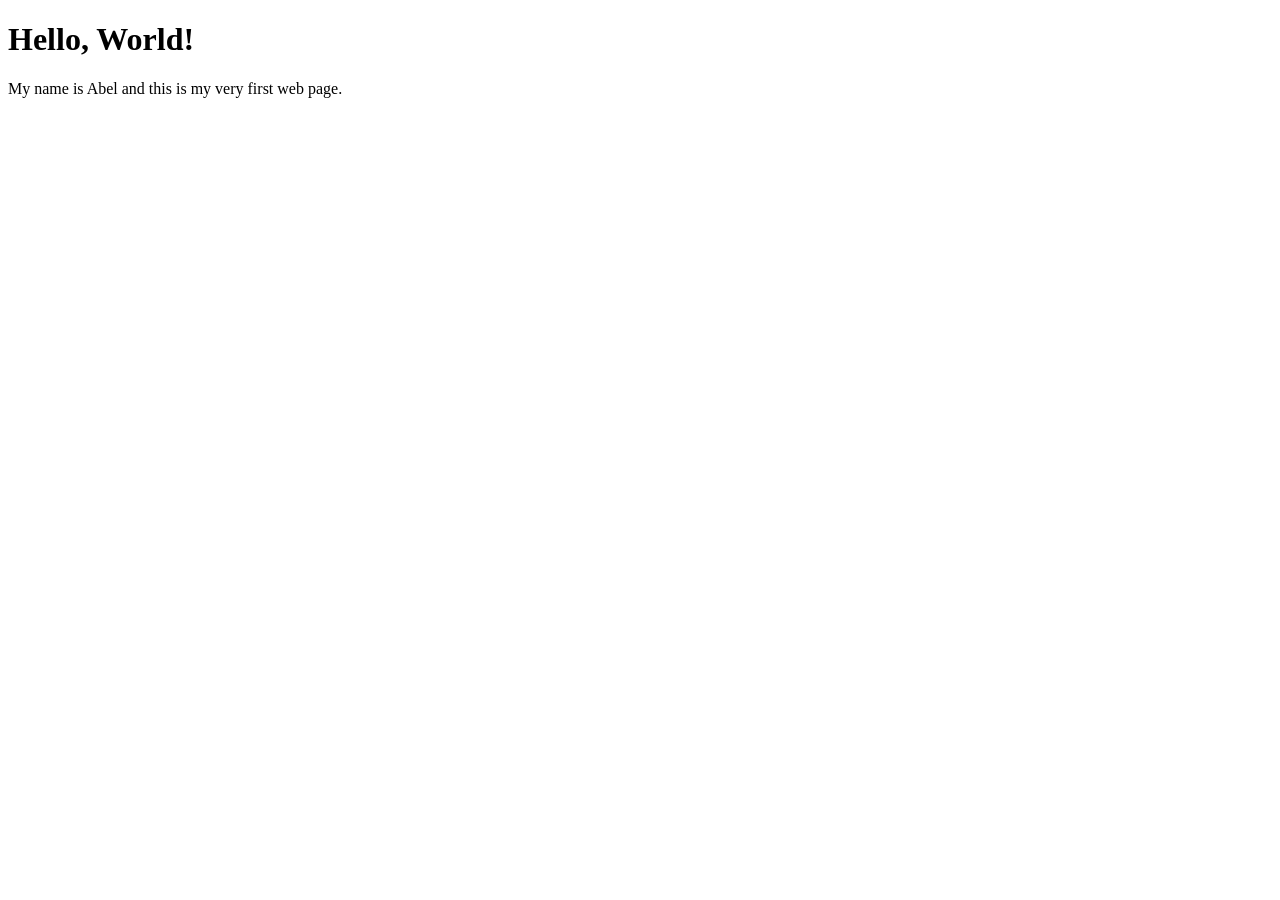
<file: 01-TEST/index.html>
<!DOCTYPE html>
<html lang="en">

<head>
    <meta charset="UTF-8">
    <meta name="viewport" content="width=device-width, initial-scale=1.0">
    <title>My first webpage</title>
</head>

<body>
    <h1>Hello, World!</h1>
    <p>My name is Abel and this is my very first web page.</p>
</body>

</html>
</file>
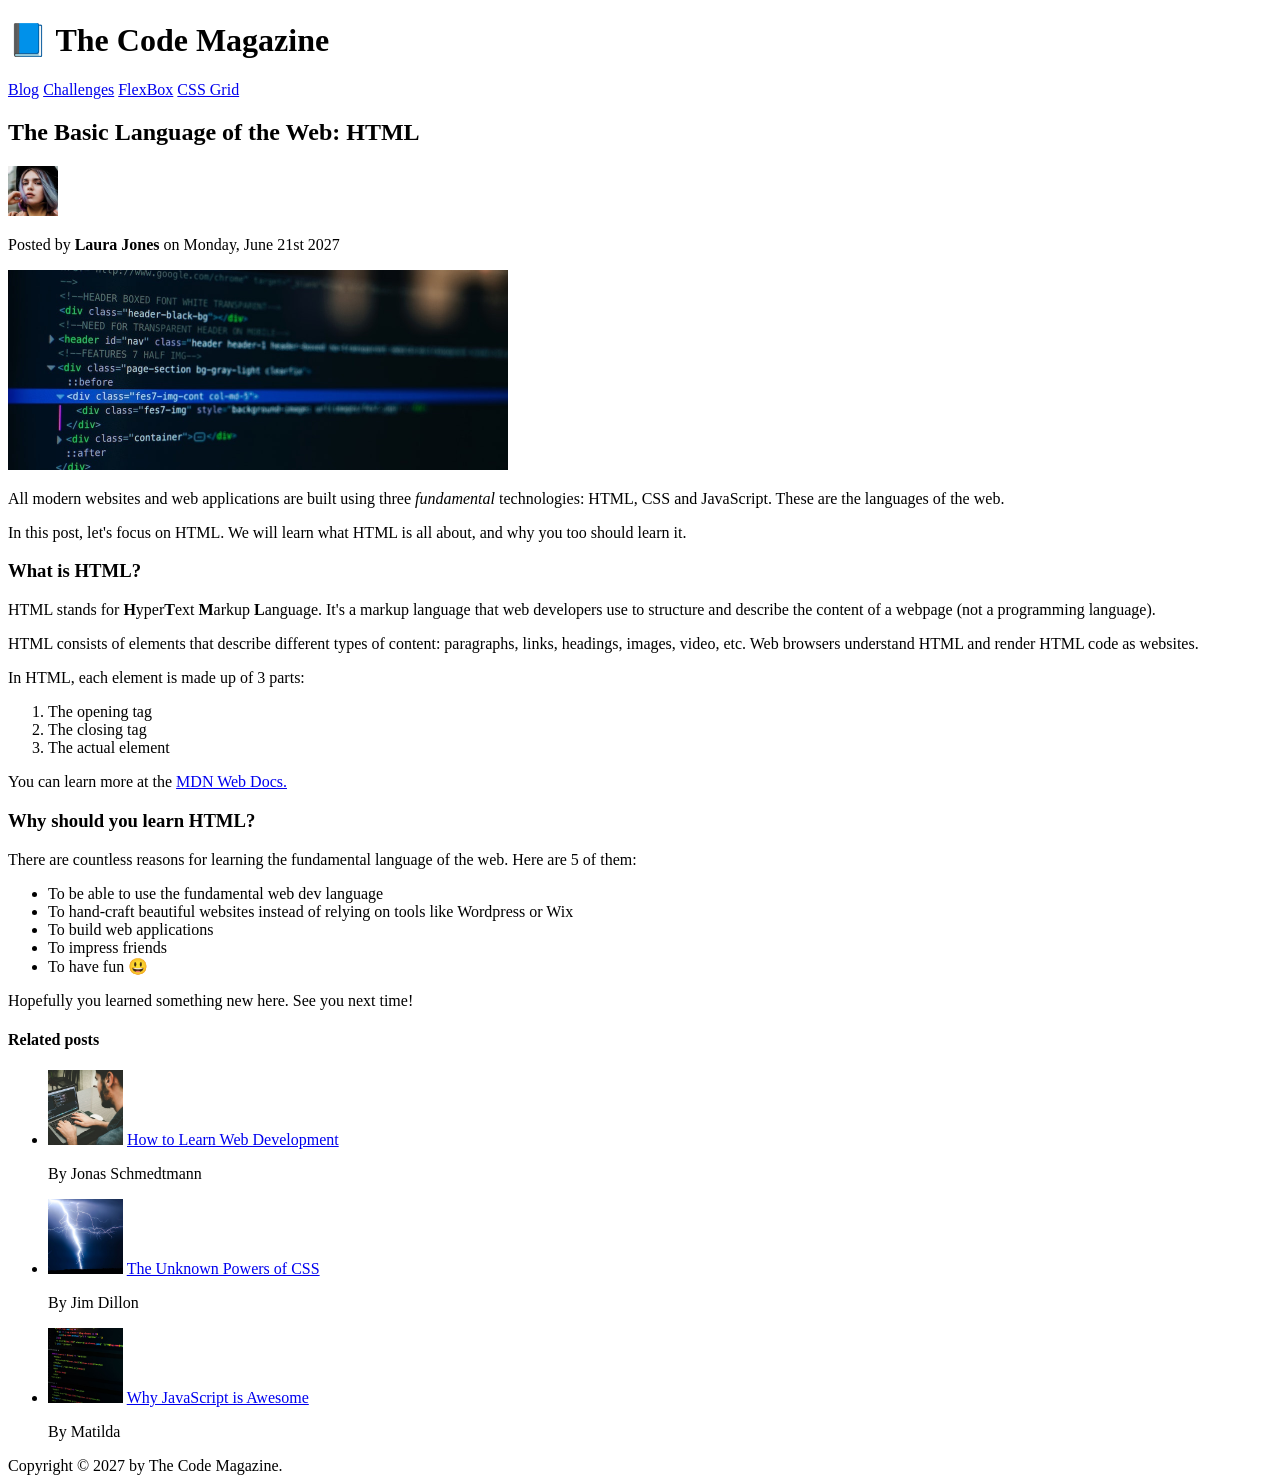
<file: 02-HTML-Fundamentals/index.html>
<!DOCTYPE html>
<html lang="en">

<head>
    <meta charset="UTF-8">
    <meta name="viewport" content="width=device-width, initial-scale=1.0">
    <title>The Basic Language of the Web: HTML</title>
</head>

<body>
    <header>
        <h1>📘 The Code Magazine</h1>
        <nav>
            <a href="./blog.html">Blog</a>
            <a href="#">Challenges</a>
            <a href="#">FlexBox</a>
            <a href="#">CSS Grid</a>
        </nav>
    </header>
    <article>
        <header>
            <h2>The Basic Language of the Web: HTML</h2>
            <img src="./laura-jones.jpg" alt="author Laura Jones" width="50" height="50">
            <p>Posted by <strong>Laura Jones</strong> on Monday, June 21st 2027</p>
            <img src="./post-img.jpg" alt="post image" width="500" height="200">
        </header>
        <p>All modern websites and web applications are built using three <em>fundamental</em> technologies: HTML, CSS
            and
            JavaScript. These are the languages of the web.</p>
        <p>In this post, let's focus on HTML. We will learn what HTML is all about, and why you too should learn it.</p>
        <h3>What is HTML?</h3>
        <p>HTML stands for <strong>H</strong>yper<strong>T</strong>ext <strong>M</strong>arkup
            <strong>L</strong>anguage.
            It's a markup
            language that web
            developers use to structure and
            describe the
            content of a webpage (not a programming language).
        </p>
        <p>HTML consists of elements that describe different types of content: paragraphs, links, headings, images,
            video,
            etc. Web browsers understand HTML and render HTML code as websites.</p>
        <p>In HTML, each element is made up of 3 parts:</p>
        <ol>
            <li>The opening tag</li>
            <li>The closing tag</li>
            <li>The actual element</li>
        </ol>
        <p>You can learn more at the <a href="https://developer.mozilla.org/en-US/" target="_blank">MDN Web Docs.</a>
        </p>
        <h3>Why should you learn HTML?</h3>
        <p>There are countless reasons for learning the fundamental language of the web. Here are 5 of them:</p>
        <ul>
            <li>To be able to use the fundamental web dev language</li>
            <li>To hand-craft beautiful websites instead of relying on tools like Wordpress or Wix</li>
            <li>To build web applications</li>
            <li>To impress friends</li>
            <li>To have fun 😃</li>
        </ul>
        <p>Hopefully you learned something new here. See you next time!</p>
    </article>
    <aside>
        <h4>Related posts</h4>
        <ul>
            <li><img src="./images/related-1.jpg" alt="Man writing code" width="75" height="75"> <a href="#">How to
                    Learn
                    Web Development</a>
                <p>By Jonas Schmedtmann</p>
            </li>
            <li><img src="./images/related-2.jpg" alt="Lightning strike" height="75" width="75"> <a href="#">The Unknown
                    Powers of CSS</a>
                <p>By Jim Dillon</p>
            </li>
            <li><img src="./images/related-3.jpg" alt="JavaScript code" height="75" width="75"> <a href="#">Why
                    JavaScript is Awesome</a>
                <p>By Matilda</p>
            </li>
        </ul>
    </aside>
    <footer>
        Copyright &copy; 2027 by The Code Magazine.
    </footer>
</body>

</html>
</file>
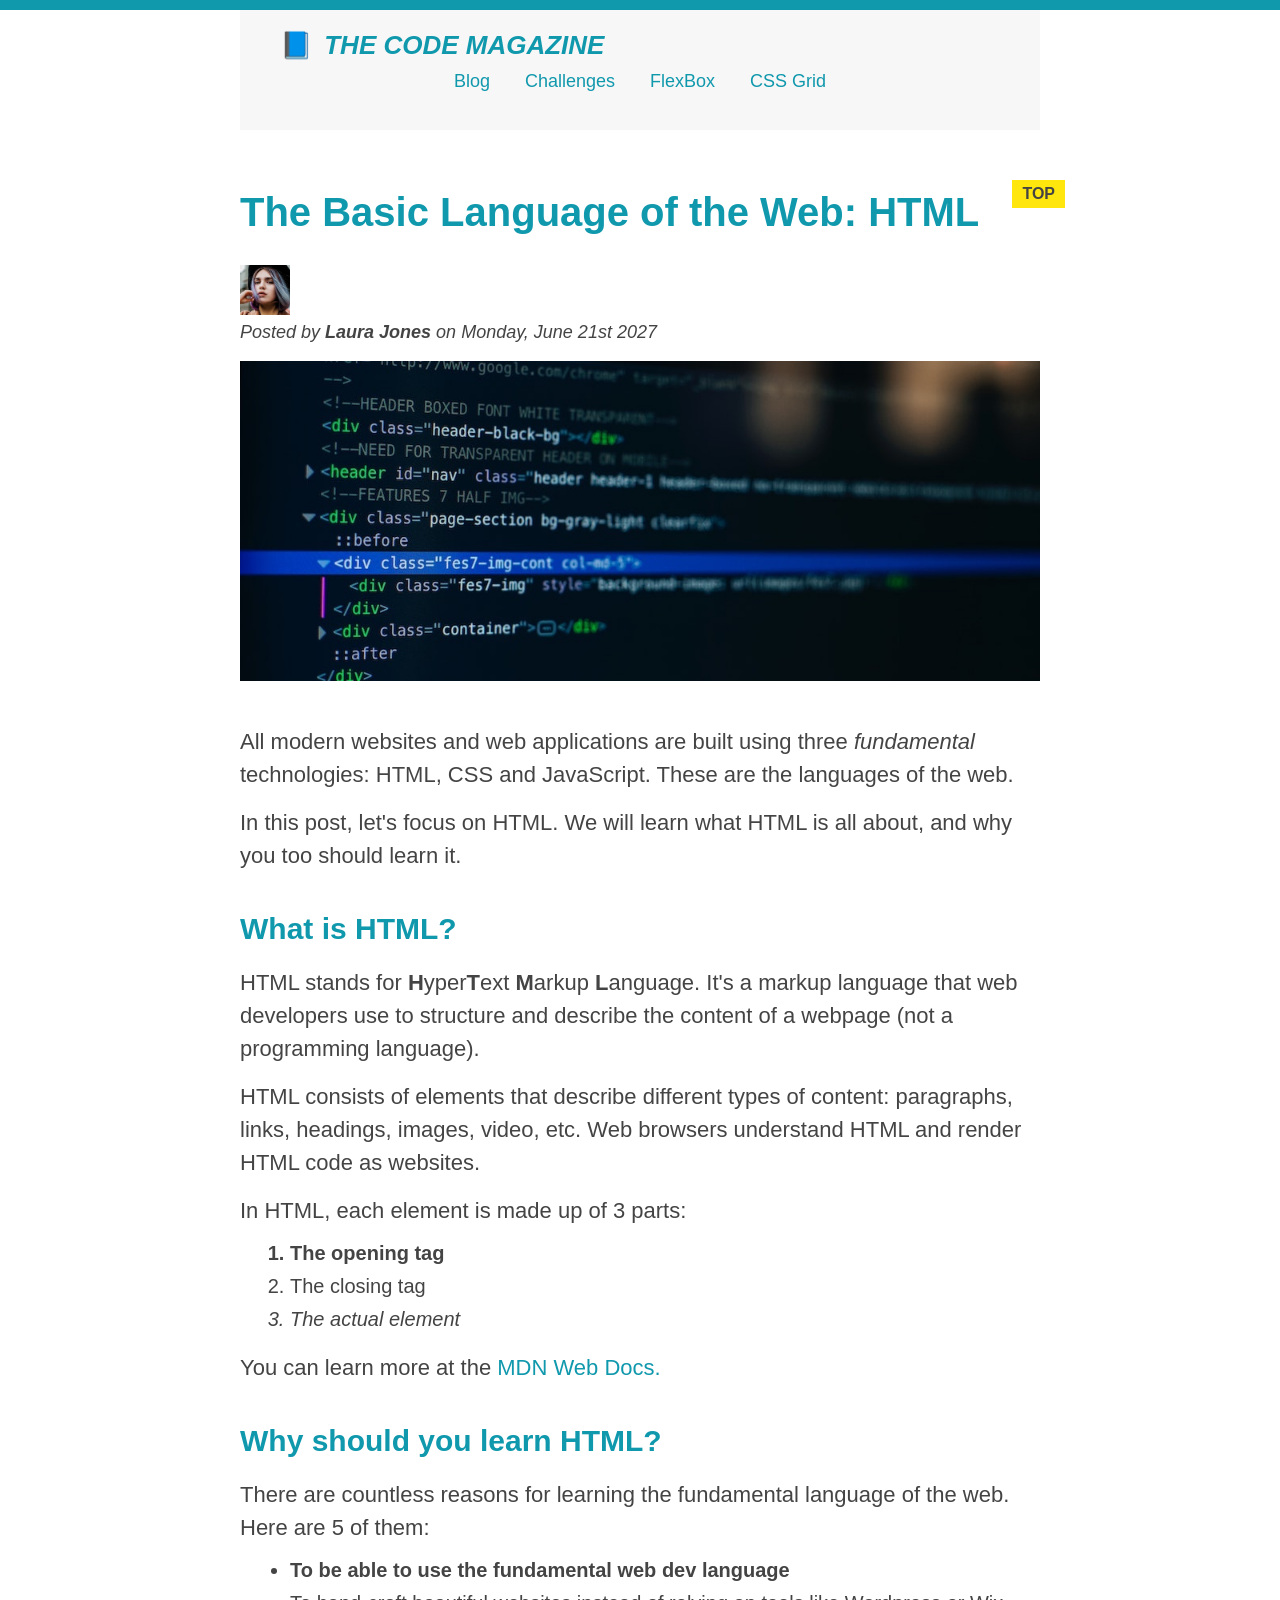
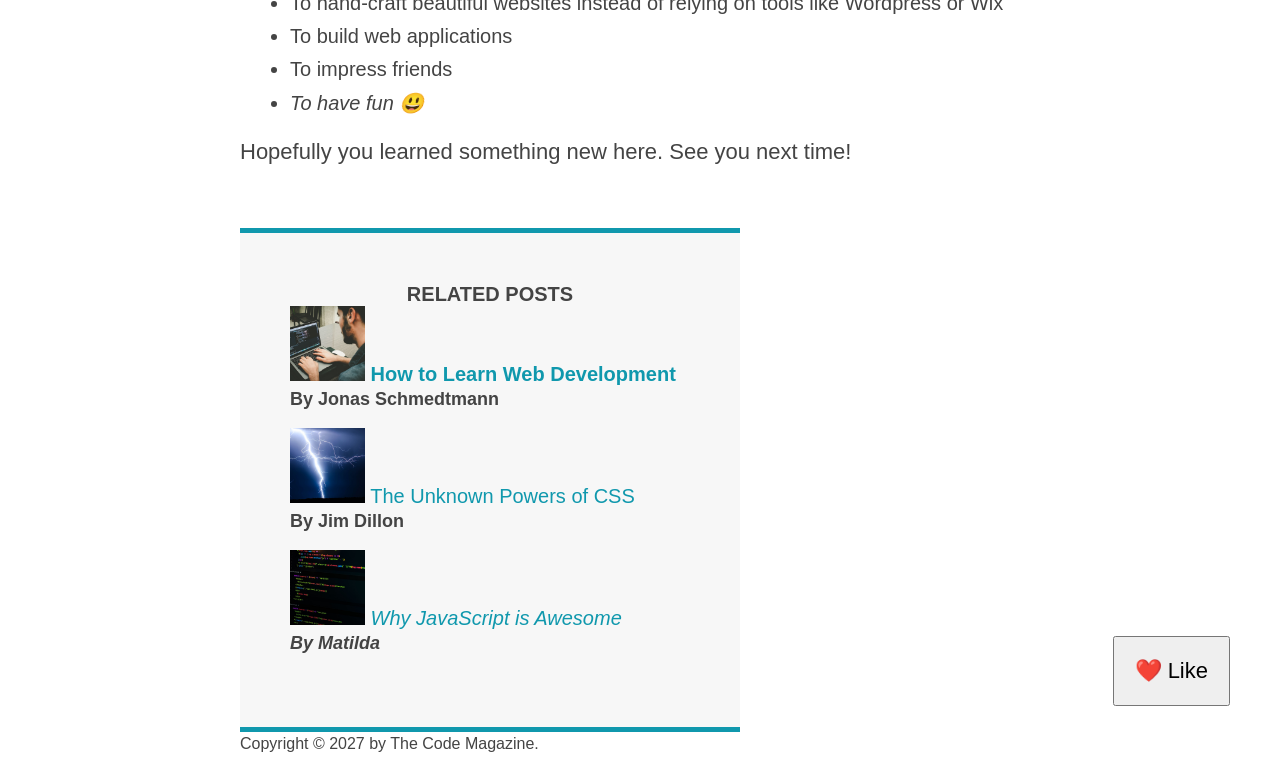
<file: 03-css-fundamentals/index.html>
<!DOCTYPE html>
<html lang="en">

<head>
    <meta charset="UTF-8">
    <meta name="viewport" content="width=device-width, initial-scale=1.0">
    <link rel="stylesheet" href="styles.css">
    <title>The Basic Language of the Web: HTML</title>
</head>

<body>
    <div class="container">
        <header class="main-header">
            <h1>📘 The Code Magazine</h1>
            <nav>
                <a href="./blog.html">Blog</a>
                <a href="#">Challenges</a>
                <a href="#">FlexBox</a>
                <a href="#">CSS Grid</a>
            </nav>
        </header>
        <article>
            <header class="post-header">
                <h2>The Basic Language of the Web: HTML</h2>
                <img src="./images/laura-jones.jpg" alt="author Laura Jones" width="50" height="50">
                <p id="author">Posted by <strong>Laura Jones</strong> on Monday, June 21st 2027</p>
                <img src="./images/post-img.jpg" alt="post image" width="500" height="200" class="post-img">
            </header>
            <p>All modern websites and web applications are built using three <em>fundamental</em> technologies: HTML,
                CSS
                and
                JavaScript. These are the languages of the web.</p>
            <p>In this post, let's focus on HTML. We will learn what HTML is all about, and why you too should learn it.
            </p>
            <h3>What is HTML?</h3>
            <p>HTML stands for <strong>H</strong>yper<strong>T</strong>ext <strong>M</strong>arkup
                <strong>L</strong>anguage.
                It's a markup
                language that web
                developers use to structure and
                describe the
                content of a webpage (not a programming language).
            </p>
            <p>HTML consists of elements that describe different types of content: paragraphs, links, headings, images,
                video,
                etc. Web browsers understand HTML and render HTML code as websites.</p>
            <p>In HTML, each element is made up of 3 parts:</p>
            <ol>
                <li>The opening tag</li>
                <li>The closing tag</li>
                <li>The actual element</li>
            </ol>
            <p>You can learn more at the <a href="https://developer.mozilla.org/en-US/" target="_blank">MDN Web
                    Docs.</a>
            </p>
            <h3>Why should you learn HTML?</h3>
            <p>There are countless reasons for learning the fundamental language of the web. Here are 5 of them:</p>
            <ul>
                <li>To be able to use the fundamental web dev language</li>
                <li>To hand-craft beautiful websites instead of relying on tools like Wordpress or Wix</li>
                <li>To build web applications</li>
                <li>To impress friends</li>
                <li>To have fun 😃</li>
            </ul>
            <p>Hopefully you learned something new here. See you next time!</p>
        </article>
        <aside>
            <h4>Related posts</h4>
            <ul class="related">
                <li><img src="./images/related-1.jpg" alt="Man writing code" width="75" height="75"> <a href="#">How to
                        Learn
                        Web Development</a>
                    <p class="related-author">By Jonas Schmedtmann</p>
                </li>
                <li><img src="./images/related-2.jpg" alt="Lightning strike" height="75" width="75"> <a href="#">The
                        Unknown
                        Powers of CSS</a>
                    <p class="related-author">By Jim Dillon</p>
                </li>
                <li><img src="./images/related-3.jpg" alt="JavaScript code" height="75" width="75"> <a href="#">Why
                        JavaScript is Awesome</a>
                    <p class="related-author">By Matilda</p>
                </li>
            </ul>
        </aside>
        <footer>
            <p id="copyright">Copyright &copy; 2027 by The Code Magazine.</p>
        </footer>
    </div>
    <button>❤️ Like</button>
</body>

</html>
</file>
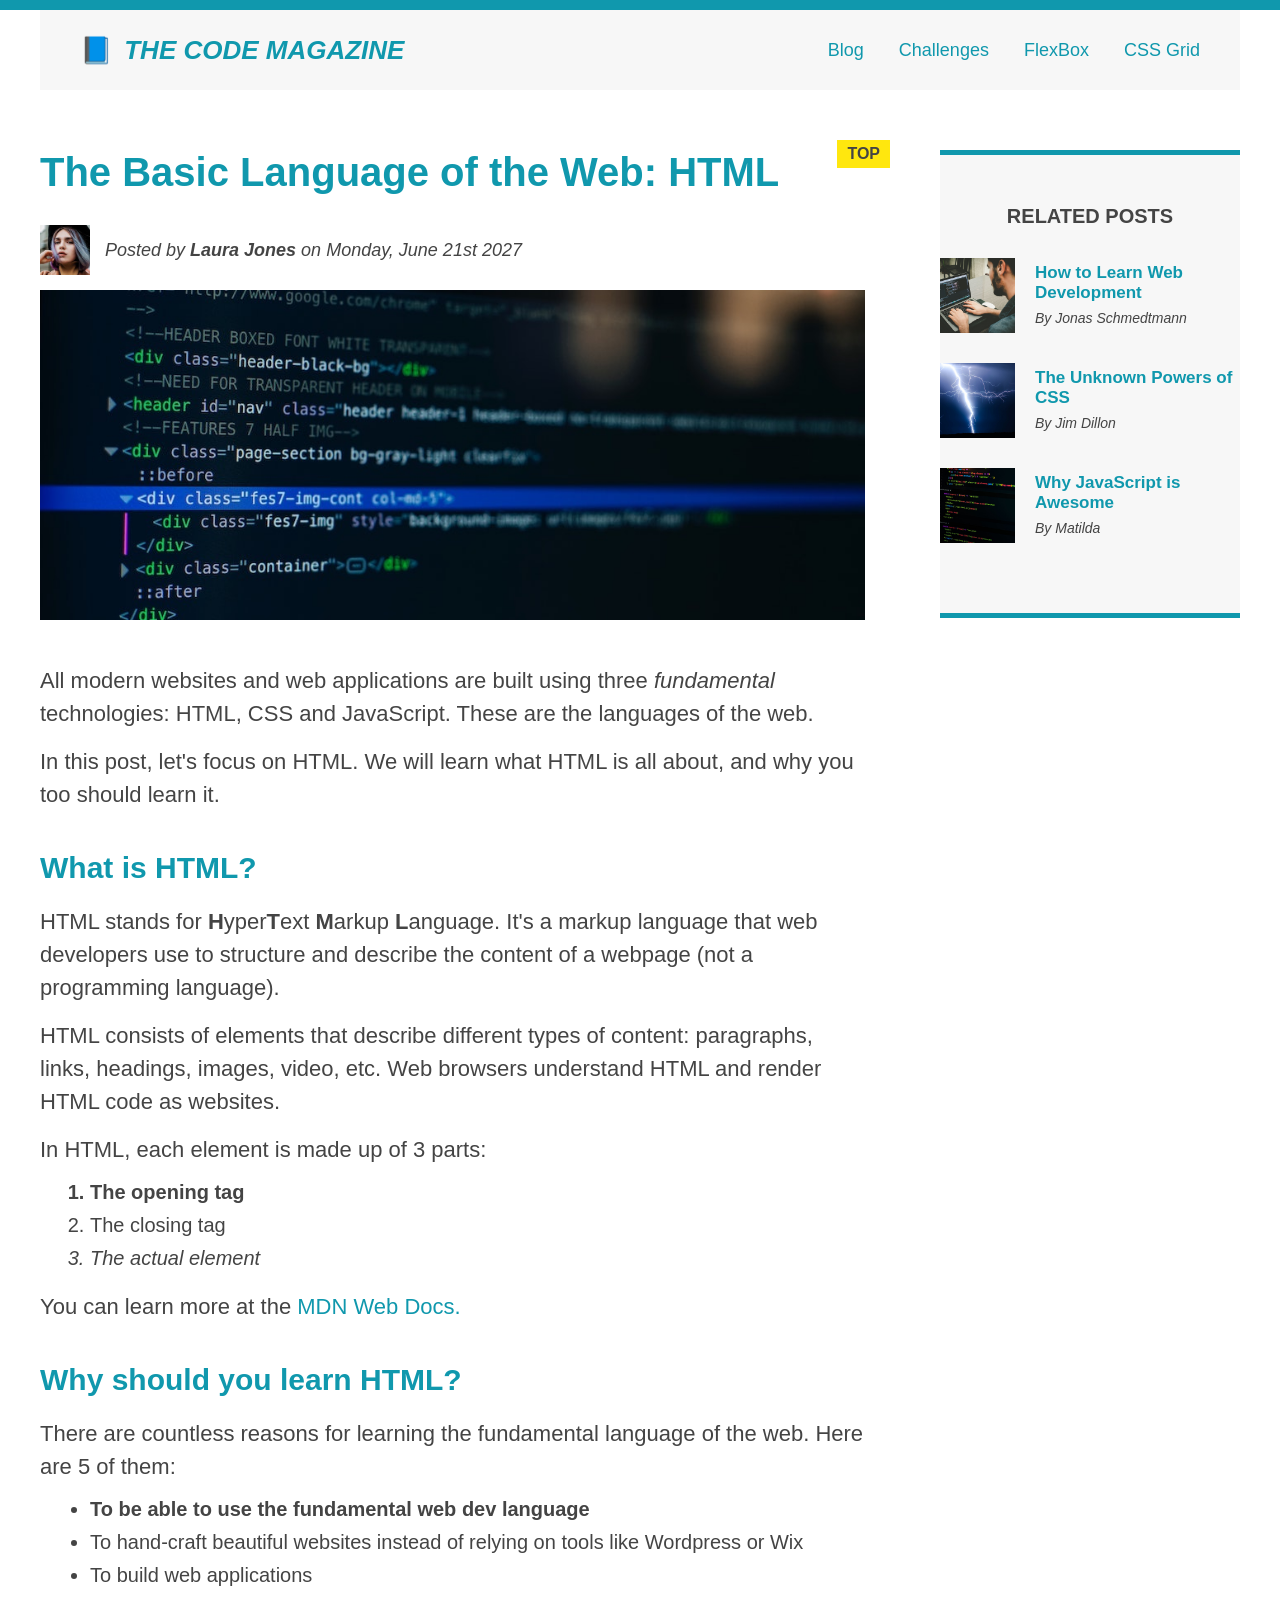
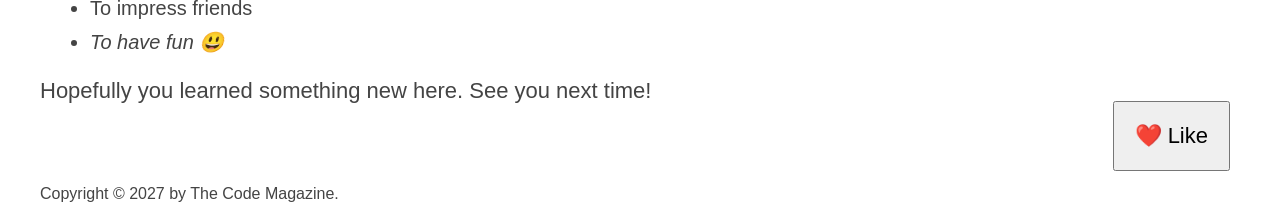
<file: 04-css-layouts/index.html>
<!doctype html>
<html lang="en">

<head>
    <meta charset="UTF-8" />
    <meta name="viewport" content="width=device-width, initial-scale=1.0" />
    <link rel="stylesheet" href="styles.css" />
    <title>The Basic Language of the Web: HTML</title>
</head>

<body>
    <div class="container">
        <header class="main-header clearfix">
            <h1>📘 The Code Magazine</h1>
            <nav>
                <a href="./blog.html">Blog</a>
                <a href="#">Challenges</a>
                <a href="./flexbox.html">FlexBox</a>
                <a href="./css-grid.html">CSS Grid</a>
            </nav>
        </header>
        <!-- ONLY NECESSARY FOR FLEXBOX -->
        <!-- <div class="row"> -->
        <article>
            <header class="post-header">
                <h2>The Basic Language of the Web: HTML</h2>
                <div class="author-box">
                    <img src="./images/laura-jones.jpg" alt="author Laura Jones" width="50" height="50"
                        class="author-img" />
                    <p id="author" class="author">
                        Posted by <strong>Laura Jones</strong> on Monday, June
                        21st 2027
                    </p>
                </div>
                <img src="./images/post-img.jpg" alt="post image" width="500" height="200" class="post-img" />
            </header>
            <p>
                All modern websites and web applications are built using
                three <em>fundamental</em> technologies: HTML, CSS and
                JavaScript. These are the languages of the web.
            </p>
            <p>
                In this post, let's focus on HTML. We will learn what HTML
                is all about, and why you too should learn it.
            </p>
            <h3>What is HTML?</h3>
            <p>
                HTML stands for <strong>H</strong>yper<strong>T</strong>ext
                <strong>M</strong>arkup <strong>L</strong>anguage. It's a
                markup language that web developers use to structure and
                describe the content of a webpage (not a programming
                language).
            </p>
            <p>
                HTML consists of elements that describe different types of
                content: paragraphs, links, headings, images, video, etc.
                Web browsers understand HTML and render HTML code as
                websites.
            </p>
            <p>In HTML, each element is made up of 3 parts:</p>
            <ol>
                <li>The opening tag</li>
                <li>The closing tag</li>
                <li>The actual element</li>
            </ol>
            <p>
                You can learn more at the
                <a href="https://developer.mozilla.org/en-US/" target="_blank">MDN Web Docs.</a>
            </p>
            <h3>Why should you learn HTML?</h3>
            <p>
                There are countless reasons for learning the fundamental
                language of the web. Here are 5 of them:
            </p>
            <ul>
                <li>To be able to use the fundamental web dev language</li>
                <li>
                    To hand-craft beautiful websites instead of relying on
                    tools like Wordpress or Wix
                </li>
                <li>To build web applications</li>
                <li>To impress friends</li>
                <li>To have fun 😃</li>
            </ul>
            <p>
                Hopefully you learned something new here. See you next time!
            </p>
        </article>
        <aside>
            <h4>Related posts</h4>
            <ul class="related">
                <li class="related-post">
                    <img src="./images/related-1.jpg" alt="Man writing code" width="75" height="75" />
                    <div>
                        <a href="#" class="related-link">How to Learn Web Development</a>
                        <p class="related-author">By Jonas Schmedtmann</p>
                    </div>
                </li>
                <li class="related-post">
                    <img src="./images/related-2.jpg" alt="Lightning strike" height="75" width="75" />
                    <div>
                        <a href="#" class="related-link">The Unknown Powers of CSS</a>
                        <p class="related-author">By Jim Dillon</p>
                    </div>
                </li>
                <li class="related-post">
                    <img src="./images/related-3.jpg" alt="JavaScript code" height="75" width="75" />
                    <div>
                        <a href="#" class="related-link">Why JavaScript is Awesome</a>
                        <p class="related-author">By Matilda</p>
                    </div>
                </li>
            </ul>
        </aside>
        <!-- </div> -->
        <footer>
            <p id="copyright">
                Copyright &copy; 2027 by The Code Magazine.
            </p>
        </footer>
    </div>
    <button>❤️ Like</button>
</body>

</html>
</file>
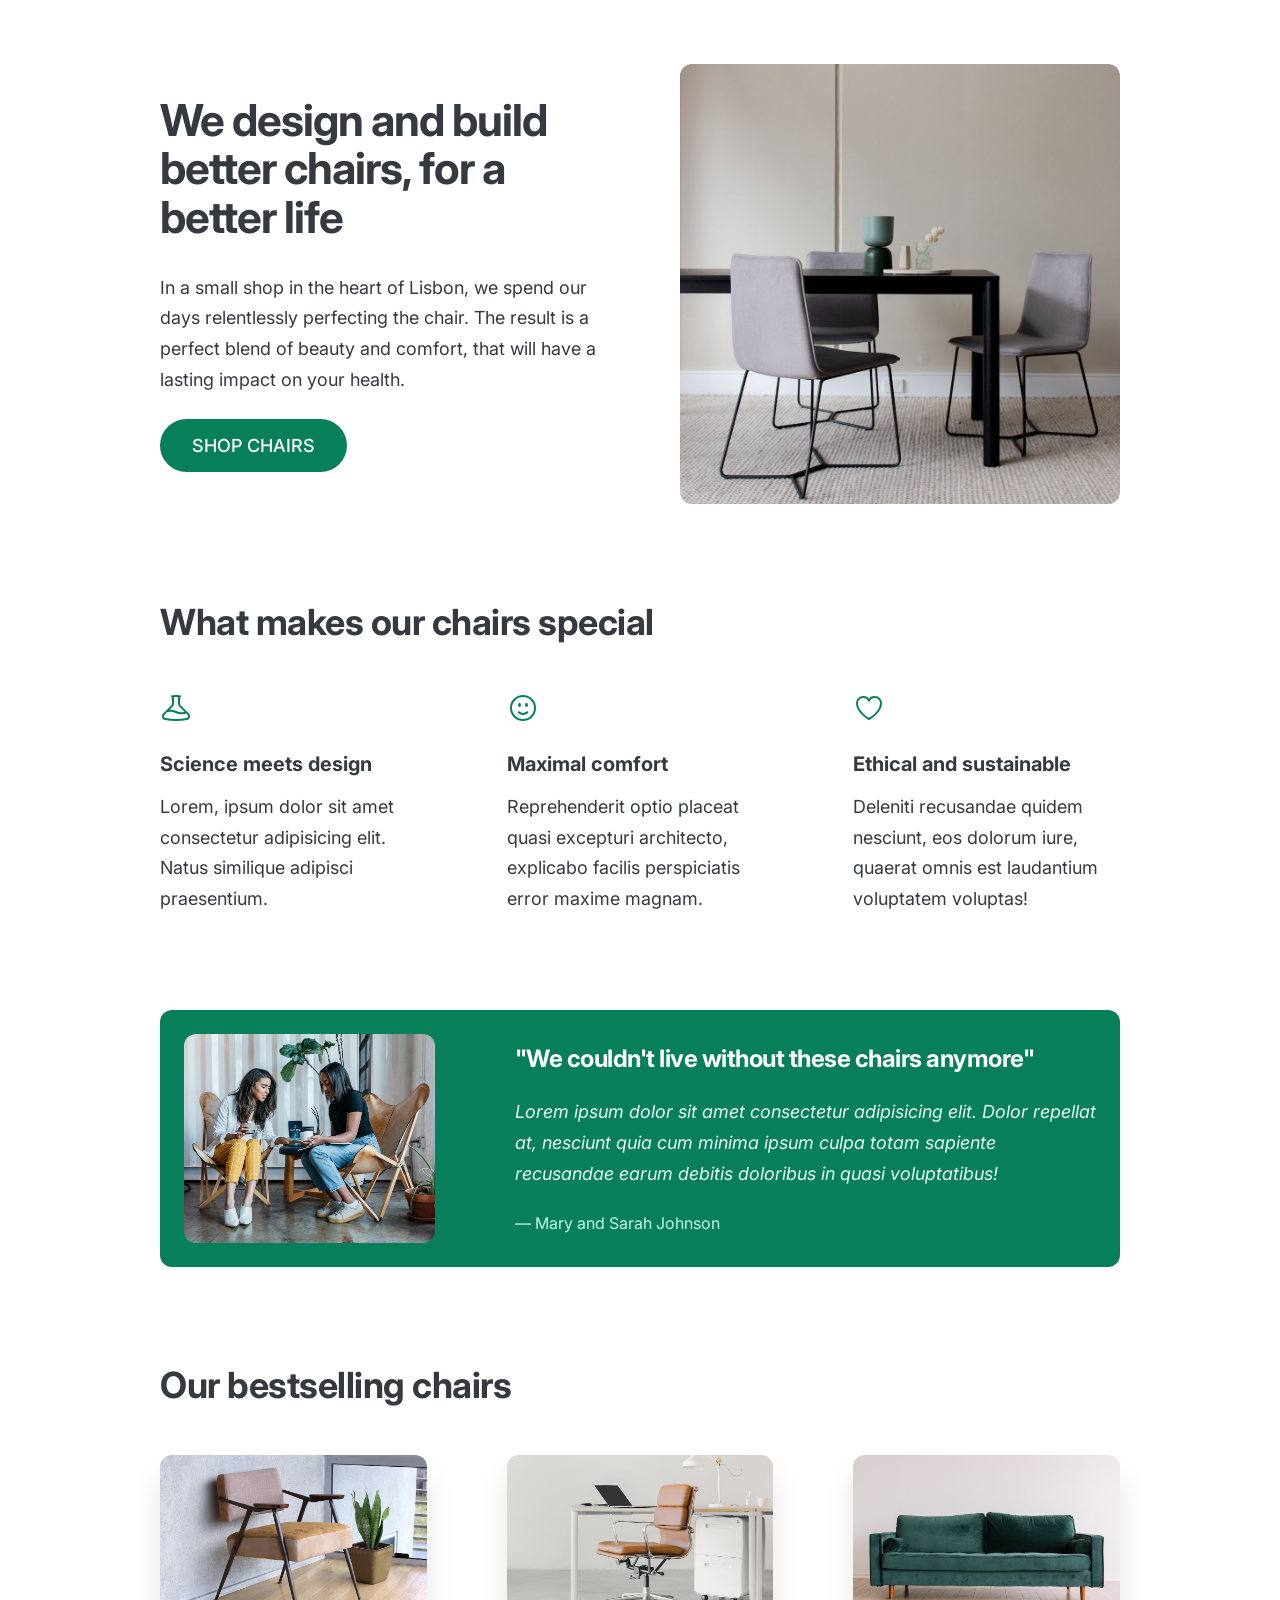
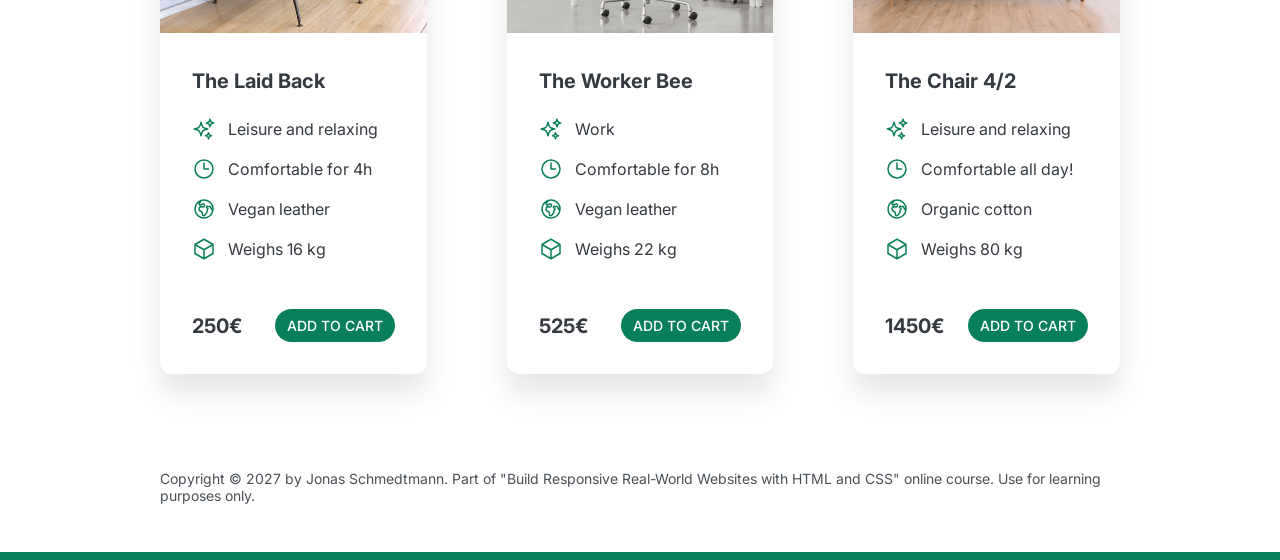
<file: 05-Design/index.html>
<!DOCTYPE html>
<html lang="en">

<head>
  <meta charset="UTF-8" />
  <meta http-equiv="X-UA-Compatible" content="IE=edge" />
  <meta name="viewport" content="width=device-width, initial-scale=1.0" />

  <link rel="preconnect" href="https://fonts.googleapis.com">
  <link rel="preconnect" href="https://fonts.gstatic.com" crossorigin>
  <link
    href="https://fonts.googleapis.com/css2?family=Inter:ital,opsz,wght@0,14..32,100..900;1,14..32,100..900&display=swap"
    rel="stylesheet">

  <link rel="stylesheet" href="style.css" />
  <title>Lisbon Chair Shop</title>
</head>

<body>
  <div class="container">
    <header>
      <div class="header-text-box">
        <h1>We design and build better chairs, for a better life</h1>
        <p class="header-text">
          In a small shop in the heart of Lisbon, we spend our days
          relentlessly perfecting the chair. The result is a perfect blend of
          beauty and comfort, that will have a lasting impact on your health.
        </p>
        <a class="btn btn--big" href="#">Shop chairs</a>
      </div>
      <img src="hero.jpg" alt="Photo" />
    </header>

    <section>
      <h2>What makes our chairs special</h2>
      <div class="grid-3-cols">
        <div>
          <svg xmlns="http://www.w3.org/2000/svg" fill="none" viewBox="0 0 24 24" stroke-width="1.5"
            stroke="currentColor" class="features-icon">
            <path stroke-linecap="round" stroke-linejoin="round"
              d="M9.75 3.104v5.714a2.25 2.25 0 0 1-.659 1.591L5 14.5M9.75 3.104c-.251.023-.501.05-.75.082m.75-.082a24.301 24.301 0 0 1 4.5 0m0 0v5.714c0 .597.237 1.17.659 1.591L19.8 15.3M14.25 3.104c.251.023.501.05.75.082M19.8 15.3l-1.57.393A9.065 9.065 0 0 1 12 15a9.065 9.065 0 0 0-6.23-.693L5 14.5m14.8.8 1.402 1.402c1.232 1.232.65 3.318-1.067 3.611A48.309 48.309 0 0 1 12 21c-2.773 0-5.491-.235-8.135-.687-1.718-.293-2.3-2.379-1.067-3.61L5 14.5" />
          </svg>

          <p class="features-title"><strong>Science meets design</strong></p>
          <p class="features-text">
            Lorem, ipsum dolor sit amet consectetur adipisicing elit. Natus
            similique adipisci praesentium.
          </p>
        </div>

        <div>
          <svg xmlns="http://www.w3.org/2000/svg" fill="none" viewBox="0 0 24 24" stroke-width="1.5"
            stroke="currentColor" class="features-icon">
            <path stroke-linecap="round" stroke-linejoin="round"
              d="M15.182 15.182a4.5 4.5 0 0 1-6.364 0M21 12a9 9 0 1 1-18 0 9 9 0 0 1 18 0ZM9.75 9.75c0 .414-.168.75-.375.75S9 10.164 9 9.75 9.168 9 9.375 9s.375.336.375.75Zm-.375 0h.008v.015h-.008V9.75Zm5.625 0c0 .414-.168.75-.375.75s-.375-.336-.375-.75.168-.75.375-.75.375.336.375.75Zm-.375 0h.008v.015h-.008V9.75Z" />
          </svg>

          <p class="features-title">
            <strong>Maximal comfort</strong>
          </p>
          <p class="features-text">
            Reprehenderit optio placeat quasi excepturi architecto, explicabo
            facilis perspiciatis error maxime magnam.
          </p>
        </div>

        <div>
          <svg xmlns="http://www.w3.org/2000/svg" fill="none" viewBox="0 0 24 24" stroke-width="1.5"
            stroke="currentColor" class="features-icon">
            <path stroke-linecap="round" stroke-linejoin="round"
              d="M21 8.25c0-2.485-2.099-4.5-4.688-4.5-1.935 0-3.597 1.126-4.312 2.733-.715-1.607-2.377-2.733-4.313-2.733C5.1 3.75 3 5.765 3 8.25c0 7.22 9 12 9 12s9-4.78 9-12Z" />
          </svg>

          <p class="features-title">
            <strong>Ethical and sustainable</strong>
          </p>
          <p class="features-text">
            Deleniti recusandae quidem nesciunt, eos dolorum iure, quaerat
            omnis est laudantium voluptatem voluptas!
          </p>
        </div>
      </div>
    </section>

    <section class="testimonial-section">
      <div class="grid-3-cols">
        <img src="customers.jpg" alt="People sitting on chairs" />
        <div class="testimonial-box">
          <h2>"We couldn't live without these chairs anymore"</h2>
          <blockquote class="testimonial-text">
            Lorem ipsum dolor sit amet consectetur adipisicing elit. Dolor
            repellat at, nesciunt quia cum minima ipsum culpa totam sapiente
            recusandae earum debitis doloribus in quasi voluptatibus!
          </blockquote>
          <p class="testimonial-author">&mdash; Mary and Sarah Johnson</p>
        </div>
      </div>
    </section>

    <section>
      <h2>Our bestselling chairs</h2>
      <div class="grid-3-cols">
        <figure class="chair">
          <img src="chair-1.jpg" alt="Chair" />
          <div class="chair-box">
            <h3>The Laid Back</h3>
            <ul class="chair-details">
              <li>
                <svg xmlns="http://www.w3.org/2000/svg" fill="none" viewBox="0 0 24 24" stroke-width="1.5"
                  stroke="currentColor" class="chair-icon">
                  <path stroke-linecap="round" stroke-linejoin="round"
                    d="M9.813 15.904 9 18.75l-.813-2.846a4.5 4.5 0 0 0-3.09-3.09L2.25 12l2.846-.813a4.5 4.5 0 0 0 3.09-3.09L9 5.25l.813 2.846a4.5 4.5 0 0 0 3.09 3.09L15.75 12l-2.846.813a4.5 4.5 0 0 0-3.09 3.09ZM18.259 8.715 18 9.75l-.259-1.035a3.375 3.375 0 0 0-2.455-2.456L14.25 6l1.036-.259a3.375 3.375 0 0 0 2.455-2.456L18 2.25l.259 1.035a3.375 3.375 0 0 0 2.456 2.456L21.75 6l-1.035.259a3.375 3.375 0 0 0-2.456 2.456ZM16.894 20.567 16.5 21.75l-.394-1.183a2.25 2.25 0 0 0-1.423-1.423L13.5 18.75l1.183-.394a2.25 2.25 0 0 0 1.423-1.423l.394-1.183.394 1.183a2.25 2.25 0 0 0 1.423 1.423l1.183.394-1.183.394a2.25 2.25 0 0 0-1.423 1.423Z" />
                </svg>

                <!-- Span is a generic INLINE text element, it doesn't have any meaning. It's like a div element, but inline -->
                <span>Leisure and relaxing</span>
              </li>
              <li>
                <svg xmlns="http://www.w3.org/2000/svg" fill="none" viewBox="0 0 24 24" stroke-width="1.5"
                  stroke="currentColor" class="chair-icon">
                  <path stroke-linecap="round" stroke-linejoin="round"
                    d="M12 6v6h4.5m4.5 0a9 9 0 1 1-18 0 9 9 0 0 1 18 0Z" />
                </svg>

                <span>Comfortable for 4h</span>
              </li>
              <li>
                <svg xmlns="http://www.w3.org/2000/svg" fill="none" viewBox="0 0 24 24" stroke-width="1.5"
                  stroke="currentColor" class="chair-icon">
                  <path stroke-linecap="round" stroke-linejoin="round"
                    d="m20.893 13.393-1.135-1.135a2.252 2.252 0 0 1-.421-.585l-1.08-2.16a.414.414 0 0 0-.663-.107.827.827 0 0 1-.812.21l-1.273-.363a.89.89 0 0 0-.738 1.595l.587.39c.59.395.674 1.23.172 1.732l-.2.2c-.212.212-.33.498-.33.796v.41c0 .409-.11.809-.32 1.158l-1.315 2.191a2.11 2.11 0 0 1-1.81 1.025 1.055 1.055 0 0 1-1.055-1.055v-1.172c0-.92-.56-1.747-1.414-2.089l-.655-.261a2.25 2.25 0 0 1-1.383-2.46l.007-.042a2.25 2.25 0 0 1 .29-.787l.09-.15a2.25 2.25 0 0 1 2.37-1.048l1.178.236a1.125 1.125 0 0 0 1.302-.795l.208-.73a1.125 1.125 0 0 0-.578-1.315l-.665-.332-.091.091a2.25 2.25 0 0 1-1.591.659h-.18c-.249 0-.487.1-.662.274a.931.931 0 0 1-1.458-1.137l1.411-2.353a2.25 2.25 0 0 0 .286-.76m11.928 9.869A9 9 0 0 0 8.965 3.525m11.928 9.868A9 9 0 1 1 8.965 3.525" />
                </svg>

                <span>Vegan leather</span>
              </li>
              <li>
                <svg xmlns="http://www.w3.org/2000/svg" fill="none" viewBox="0 0 24 24" stroke-width="1.5"
                  stroke="currentColor" class="chair-icon">
                  <path stroke-linecap="round" stroke-linejoin="round"
                    d="m21 7.5-9-5.25L3 7.5m18 0-9 5.25m9-5.25v9l-9 5.25M3 7.5l9 5.25M3 7.5v9l9 5.25m0-9v9" />
                </svg>

                <span>Weighs 16 kg</span>
              </li>
            </ul>
            <div class="chair-price">
              <strong>250€</strong>
              <a href="#" class="btn btn--small">Add to cart</a>
            </div>
          </div>
        </figure>

        <figure class="chair">
          <img src="chair-2.jpg" alt="Chair" />
          <div class="chair-box">
            <h3>The Worker Bee</h3>
            <ul class="chair-details">
              <li><svg xmlns="http://www.w3.org/2000/svg" fill="none" viewBox="0 0 24 24" stroke-width="1.5"
                  stroke="currentColor" class="chair-icon">
                  <path stroke-linecap="round" stroke-linejoin="round"
                    d="M9.813 15.904 9 18.75l-.813-2.846a4.5 4.5 0 0 0-3.09-3.09L2.25 12l2.846-.813a4.5 4.5 0 0 0 3.09-3.09L9 5.25l.813 2.846a4.5 4.5 0 0 0 3.09 3.09L15.75 12l-2.846.813a4.5 4.5 0 0 0-3.09 3.09ZM18.259 8.715 18 9.75l-.259-1.035a3.375 3.375 0 0 0-2.455-2.456L14.25 6l1.036-.259a3.375 3.375 0 0 0 2.455-2.456L18 2.25l.259 1.035a3.375 3.375 0 0 0 2.456 2.456L21.75 6l-1.035.259a3.375 3.375 0 0 0-2.456 2.456ZM16.894 20.567 16.5 21.75l-.394-1.183a2.25 2.25 0 0 0-1.423-1.423L13.5 18.75l1.183-.394a2.25 2.25 0 0 0 1.423-1.423l.394-1.183.394 1.183a2.25 2.25 0 0 0 1.423 1.423l1.183.394-1.183.394a2.25 2.25 0 0 0-1.423 1.423Z" />
                </svg>
                <span>Work</span>
              </li>
              <li><svg xmlns="http://www.w3.org/2000/svg" fill="none" viewBox="0 0 24 24" stroke-width="1.5"
                  stroke="currentColor" class="chair-icon">
                  <path stroke-linecap="round" stroke-linejoin="round"
                    d="M12 6v6h4.5m4.5 0a9 9 0 1 1-18 0 9 9 0 0 1 18 0Z" />
                </svg>
                <span>Comfortable for 8h</span>
              </li>
              <li><svg xmlns="http://www.w3.org/2000/svg" fill="none" viewBox="0 0 24 24" stroke-width="1.5"
                  stroke="currentColor" class="chair-icon">
                  <path stroke-linecap="round" stroke-linejoin="round"
                    d="m20.893 13.393-1.135-1.135a2.252 2.252 0 0 1-.421-.585l-1.08-2.16a.414.414 0 0 0-.663-.107.827.827 0 0 1-.812.21l-1.273-.363a.89.89 0 0 0-.738 1.595l.587.39c.59.395.674 1.23.172 1.732l-.2.2c-.212.212-.33.498-.33.796v.41c0 .409-.11.809-.32 1.158l-1.315 2.191a2.11 2.11 0 0 1-1.81 1.025 1.055 1.055 0 0 1-1.055-1.055v-1.172c0-.92-.56-1.747-1.414-2.089l-.655-.261a2.25 2.25 0 0 1-1.383-2.46l.007-.042a2.25 2.25 0 0 1 .29-.787l.09-.15a2.25 2.25 0 0 1 2.37-1.048l1.178.236a1.125 1.125 0 0 0 1.302-.795l.208-.73a1.125 1.125 0 0 0-.578-1.315l-.665-.332-.091.091a2.25 2.25 0 0 1-1.591.659h-.18c-.249 0-.487.1-.662.274a.931.931 0 0 1-1.458-1.137l1.411-2.353a2.25 2.25 0 0 0 .286-.76m11.928 9.869A9 9 0 0 0 8.965 3.525m11.928 9.868A9 9 0 1 1 8.965 3.525" />
                </svg>
                <span>Vegan leather</span>
              </li>
              <li><svg xmlns="http://www.w3.org/2000/svg" fill="none" viewBox="0 0 24 24" stroke-width="1.5"
                  stroke="currentColor" class="chair-icon">
                  <path stroke-linecap="round" stroke-linejoin="round"
                    d="m21 7.5-9-5.25L3 7.5m18 0-9 5.25m9-5.25v9l-9 5.25M3 7.5l9 5.25M3 7.5v9l9 5.25m0-9v9" />
                </svg>
                <span>Weighs 22 kg</span>
              </li>
            </ul>
            <div class="chair-price">
              <strong>525€</strong>
              <a href="#" class="btn btn--small">Add to cart</a>
            </div>
          </div>
        </figure>

        <figure class="chair">
          <img src="chair-3.jpg" alt="Chair" />
          <div class="chair-box">
            <h3>The Chair 4/2</h3>
            <ul class="chair-details">
              <li><svg xmlns="http://www.w3.org/2000/svg" fill="none" viewBox="0 0 24 24" stroke-width="1.5"
                  stroke="currentColor" class="chair-icon">
                  <path stroke-linecap="round" stroke-linejoin="round"
                    d="M9.813 15.904 9 18.75l-.813-2.846a4.5 4.5 0 0 0-3.09-3.09L2.25 12l2.846-.813a4.5 4.5 0 0 0 3.09-3.09L9 5.25l.813 2.846a4.5 4.5 0 0 0 3.09 3.09L15.75 12l-2.846.813a4.5 4.5 0 0 0-3.09 3.09ZM18.259 8.715 18 9.75l-.259-1.035a3.375 3.375 0 0 0-2.455-2.456L14.25 6l1.036-.259a3.375 3.375 0 0 0 2.455-2.456L18 2.25l.259 1.035a3.375 3.375 0 0 0 2.456 2.456L21.75 6l-1.035.259a3.375 3.375 0 0 0-2.456 2.456ZM16.894 20.567 16.5 21.75l-.394-1.183a2.25 2.25 0 0 0-1.423-1.423L13.5 18.75l1.183-.394a2.25 2.25 0 0 0 1.423-1.423l.394-1.183.394 1.183a2.25 2.25 0 0 0 1.423 1.423l1.183.394-1.183.394a2.25 2.25 0 0 0-1.423 1.423Z" />
                </svg>
                <span>Leisure and relaxing</span>
              </li>
              <li><svg xmlns="http://www.w3.org/2000/svg" fill="none" viewBox="0 0 24 24" stroke-width="1.5"
                  stroke="currentColor" class="chair-icon">
                  <path stroke-linecap="round" stroke-linejoin="round"
                    d="M12 6v6h4.5m4.5 0a9 9 0 1 1-18 0 9 9 0 0 1 18 0Z" />
                </svg>
                <span>Comfortable all day!</span>
              </li>
              <li><svg xmlns="http://www.w3.org/2000/svg" fill="none" viewBox="0 0 24 24" stroke-width="1.5"
                  stroke="currentColor" class="chair-icon">
                  <path stroke-linecap="round" stroke-linejoin="round"
                    d="m20.893 13.393-1.135-1.135a2.252 2.252 0 0 1-.421-.585l-1.08-2.16a.414.414 0 0 0-.663-.107.827.827 0 0 1-.812.21l-1.273-.363a.89.89 0 0 0-.738 1.595l.587.39c.59.395.674 1.23.172 1.732l-.2.2c-.212.212-.33.498-.33.796v.41c0 .409-.11.809-.32 1.158l-1.315 2.191a2.11 2.11 0 0 1-1.81 1.025 1.055 1.055 0 0 1-1.055-1.055v-1.172c0-.92-.56-1.747-1.414-2.089l-.655-.261a2.25 2.25 0 0 1-1.383-2.46l.007-.042a2.25 2.25 0 0 1 .29-.787l.09-.15a2.25 2.25 0 0 1 2.37-1.048l1.178.236a1.125 1.125 0 0 0 1.302-.795l.208-.73a1.125 1.125 0 0 0-.578-1.315l-.665-.332-.091.091a2.25 2.25 0 0 1-1.591.659h-.18c-.249 0-.487.1-.662.274a.931.931 0 0 1-1.458-1.137l1.411-2.353a2.25 2.25 0 0 0 .286-.76m11.928 9.869A9 9 0 0 0 8.965 3.525m11.928 9.868A9 9 0 1 1 8.965 3.525" />
                </svg>
                <span>Organic cotton</span>
              </li>
              <li><svg xmlns="http://www.w3.org/2000/svg" fill="none" viewBox="0 0 24 24" stroke-width="1.5"
                  stroke="currentColor" class="chair-icon">
                  <path stroke-linecap="round" stroke-linejoin="round"
                    d="m21 7.5-9-5.25L3 7.5m18 0-9 5.25m9-5.25v9l-9 5.25M3 7.5l9 5.25M3 7.5v9l9 5.25m0-9v9" />
                </svg>
                <span>Weighs 80 kg</span>
              </li>
            </ul>
            <div class="chair-price">
              <strong>1450€</strong>
              <a href="#" class="btn btn--small">Add to cart</a>
            </div>
          </div>
        </figure>
      </div>
    </section>

    <footer>
      Copyright &copy; 2027 by Jonas Schmedtmann. Part of "Build Responsive
      Real-World Websites with HTML and CSS" online course. Use for learning
      purposes only.
    </footer>
  </div>
</body>

</html>
</file>
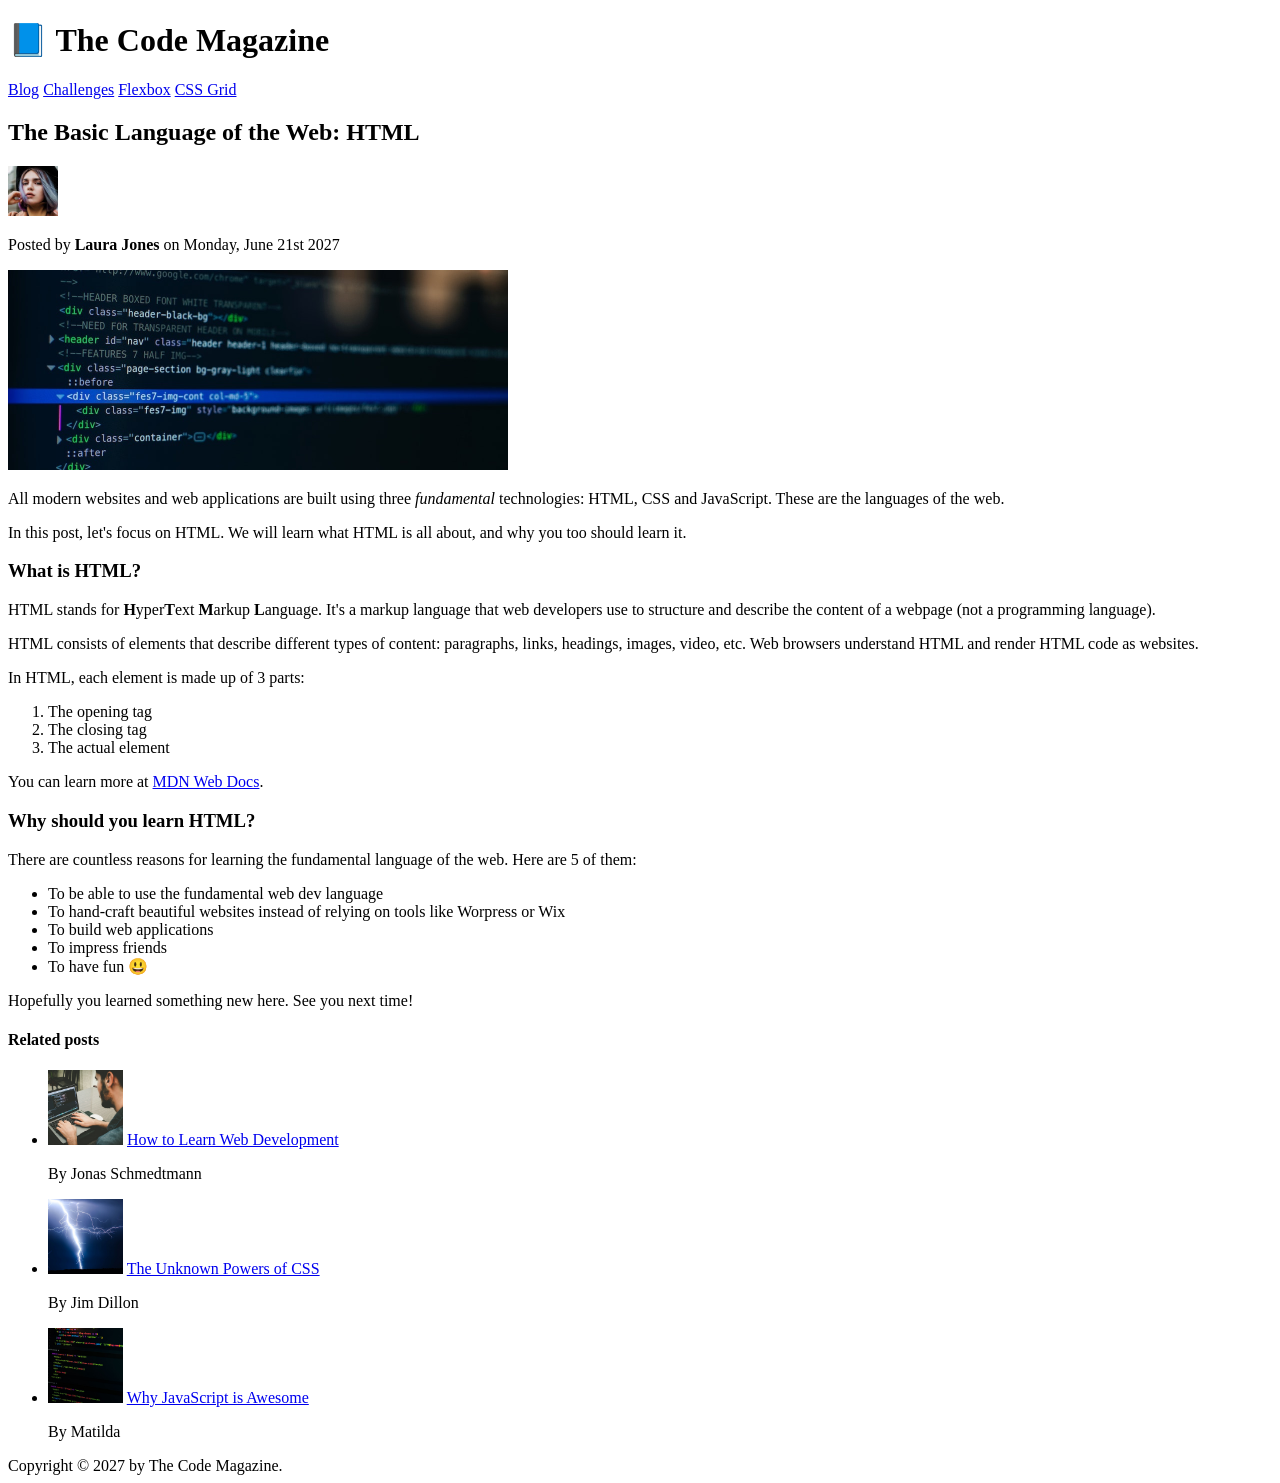
<file: final/02-HTML-Fundamentals/index.html>
<!DOCTYPE html>
<html lang="en">
  <head>
    <meta charset="UTF-8" />
    <title>The Basic Language of the Web: HTML</title>
  </head>

  <body>
    <!--
    <h1>The Basic Language of the Web: HTML</h1>
    <h2>The Basic Language of the Web: HTML</h2>
    <h3>The Basic Language of the Web: HTML</h3>
    <h4>The Basic Language of the Web: HTML</h4>
    <h5>The Basic Language of the Web: HTML</h5>
    <h6>The Basic Language of the Web: HTML</h6>
    -->

    <header>
      <h1>📘 The Code Magazine</h1>

      <nav>
        <a href="blog.html">Blog</a>
        <a href="#">Challenges</a>
        <a href="#">Flexbox</a>
        <a href="#">CSS Grid</a>
      </nav>
    </header>

    <article>
      <header>
        <h2>The Basic Language of the Web: HTML</h2>

        <img
          src="img/laura-jones.jpg"
          alt="Headshot of Laura Jones"
          height="50"
          width="50"
        />

        <p>Posted by <strong>Laura Jones</strong> on Monday, June 21st 2027</p>

        <img
          src="img/post-img.jpg"
          alt="HTML code on a screen"
          width="500"
          height="200"
        />
      </header>

      <p>
        All modern websites and web applications are built using three
        <em>fundamental</em>
        technologies: HTML, CSS and JavaScript. These are the languages of the
        web.
      </p>

      <p>
        In this post, let's focus on HTML. We will learn what HTML is all about,
        and why you too should learn it.
      </p>

      <h3>What is HTML?</h3>
      <p>
        HTML stands for <strong>H</strong>yper<strong>T</strong>ext
        <strong>M</strong>arkup <strong>L</strong>anguage. It's a markup
        language that web developers use to structure and describe the content
        of a webpage (not a programming language).
      </p>
      <p>
        HTML consists of elements that describe different types of content:
        paragraphs, links, headings, images, video, etc. Web browsers understand
        HTML and render HTML code as websites.
      </p>
      <p>In HTML, each element is made up of 3 parts:</p>

      <ol>
        <li>The opening tag</li>
        <li>The closing tag</li>
        <li>The actual element</li>
      </ol>

      <p>
        You can learn more at
        <a
          href="https://developer.mozilla.org/en-US/docs/Web/HTML"
          target="_blank"
          >MDN Web Docs</a
        >.
      </p>

      <h3>Why should you learn HTML?</h3>

      <p>
        There are countless reasons for learning the fundamental language of the
        web. Here are 5 of them:
      </p>

      <ul>
        <li>To be able to use the fundamental web dev language</li>
        <li>
          To hand-craft beautiful websites instead of relying on tools like
          Worpress or Wix
        </li>
        <li>To build web applications</li>
        <li>To impress friends</li>
        <li>To have fun 😃</li>
      </ul>

      <p>Hopefully you learned something new here. See you next time!</p>
    </article>

    <aside>
      <h4>Related posts</h4>

      <ul>
        <li>
          <img
            src="img/related-1.jpg"
            alt="Person programming"
            width="75"
            width="75"
          />
          <a href="#">How to Learn Web Development</a>
          <p>By Jonas Schmedtmann</p>
        </li>
        <li>
          <img src="img/related-2.jpg" alt="Lightning" width="75" heigth="75" />
          <a href="#">The Unknown Powers of CSS</a>
          <p>By Jim Dillon</p>
        </li>
        <li>
          <img
            src="img/related-3.jpg"
            alt="JavaScript code on a screen"
            width="75"
            height="75"
          />
          <a href="#">Why JavaScript is Awesome</a>
          <p>By Matilda</p>
        </li>
      </ul>
    </aside>

    <footer>Copyright &copy; 2027 by The Code Magazine.</footer>
  </body>
</html>
</file>
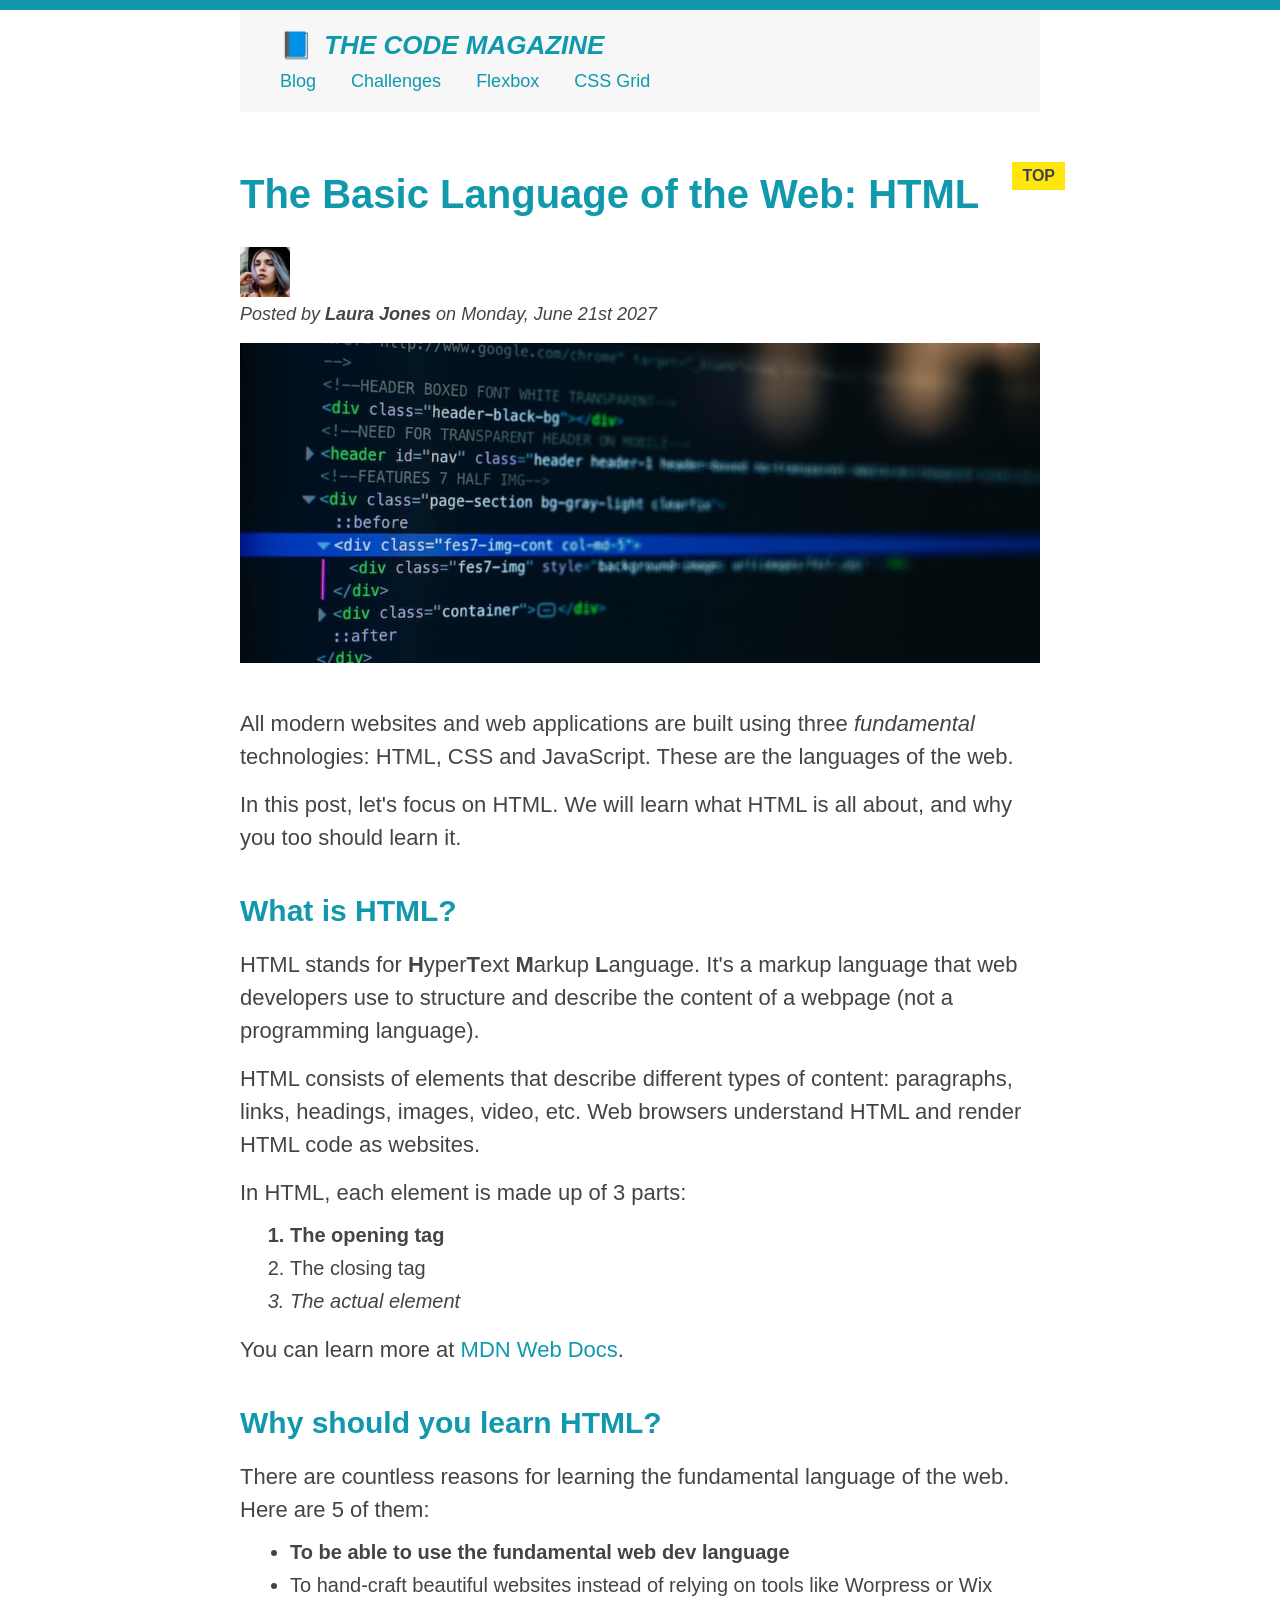
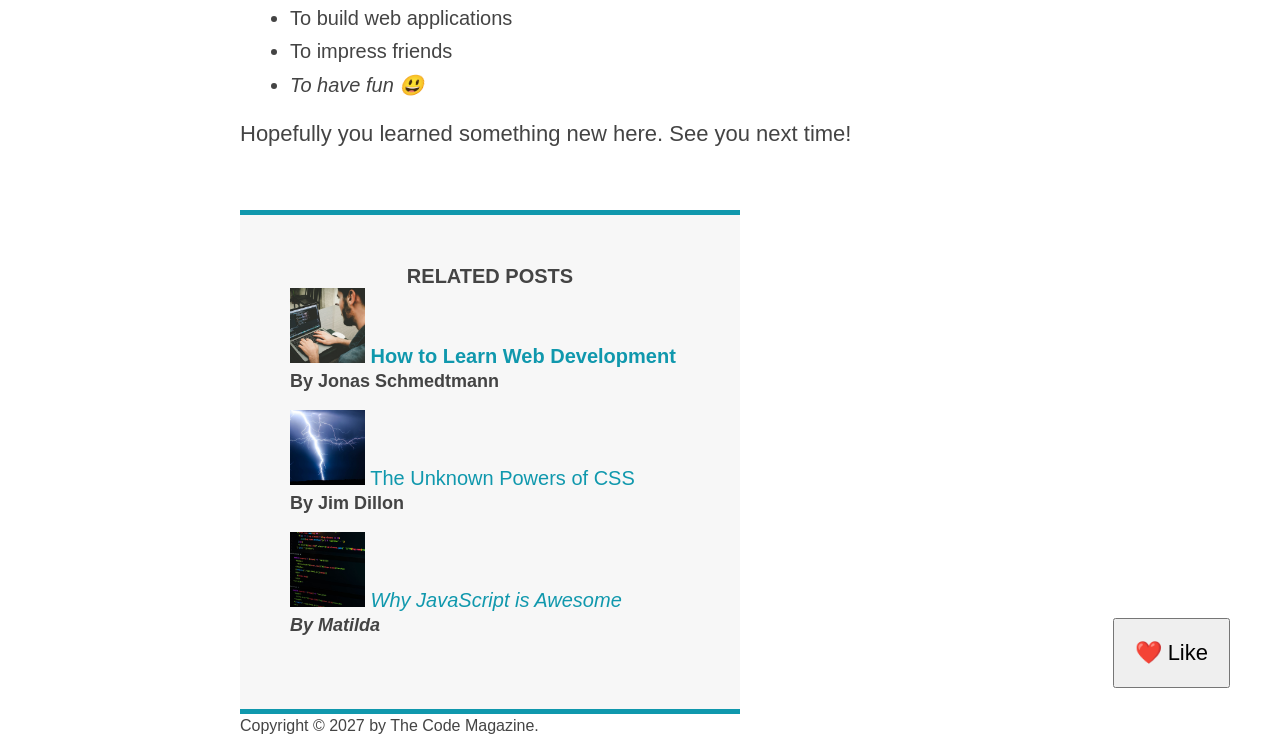
<file: final/03-CSS-Fundamentals/index.html>
<!DOCTYPE html>
<html lang="en">
  <head>
    <meta charset="UTF-8" />
    <link href="style.css" rel="stylesheet" />

    <title>The Basic Language of the Web: HTML</title>
  </head>

  <body>
    <!--
    <h1>The Basic Language of the Web: HTML</h1>
    <h2>The Basic Language of the Web: HTML</h2>
    <h3>The Basic Language of the Web: HTML</h3>
    <h4>The Basic Language of the Web: HTML</h4>
    <h5>The Basic Language of the Web: HTML</h5>
    <h6>The Basic Language of the Web: HTML</h6>
    -->

    <div class="container">
      <header class="main-header">
        <h1>📘 The Code Magazine</h1>

        <nav>
          <!-- <strong>This is the navigation</strong> -->
          <a href="blog.html">Blog</a>
          <a href="#">Challenges</a>
          <a href="#">Flexbox</a>
          <a href="#">CSS Grid</a>
        </nav>
      </header>

      <article>
        <header class="post-header">
          <h2>The Basic Language of the Web: HTML</h2>

          <img
            src="img/laura-jones.jpg"
            alt="Headshot of Laura Jones"
            height="50"
            width="50"
          />

          <p id="author">
            Posted by <strong>Laura Jones</strong> on Monday, June 21st 2027
          </p>

          <img
            src="img/post-img.jpg"
            alt="HTML code on a screen"
            width="500"
            height="200"
            class="post-img"
          />
          <button>❤️ Like</button>
        </header>

        <p>
          All modern websites and web applications are built using three
          <em>fundamental</em>
          technologies: HTML, CSS and JavaScript. These are the languages of the
          web.
        </p>

        <p>
          In this post, let's focus on HTML. We will learn what HTML is all
          about, and why you too should learn it.
        </p>

        <h3>What is HTML?</h3>
        <p>
          HTML stands for <strong>H</strong>yper<strong>T</strong>ext
          <strong>M</strong>arkup <strong>L</strong>anguage. It's a markup
          language that web developers use to structure and describe the content
          of a webpage (not a programming language).
        </p>
        <p>
          HTML consists of elements that describe different types of content:
          paragraphs, links, headings, images, video, etc. Web browsers
          understand HTML and render HTML code as websites.
        </p>
        <p>In HTML, each element is made up of 3 parts:</p>

        <ol>
          <li class="first-li">The opening tag</li>
          <li>The closing tag</li>
          <li>The actual element</li>
        </ol>

        <p>
          You can learn more at
          <a
            href="https://developer.mozilla.org/en-US/docs/Web/HTML"
            target="_blank"
            >MDN Web Docs</a
          >.
        </p>

        <h3>Why should you learn HTML?</h3>

        <p>
          There are countless reasons for learning the fundamental language of
          the web. Here are 5 of them:
        </p>

        <ul>
          <li class="first-li">
            To be able to use the fundamental web dev language
          </li>
          <li>
            To hand-craft beautiful websites instead of relying on tools like
            Worpress or Wix
          </li>
          <li>To build web applications</li>
          <li>To impress friends</li>
          <li>To have fun 😃</li>
        </ul>

        <p>Hopefully you learned something new here. See you next time!</p>
      </article>

      <aside>
        <h4>Related posts</h4>

        <ul class="related">
          <li>
            <img
              src="img/related-1.jpg"
              alt="Person programming"
              width="75"
              height="75"
            />
            <a href="#">How to Learn Web Development</a>
            <p class="related-author">By Jonas Schmedtmann</p>
          </li>
          <li>
            <img
              src="img/related-2.jpg"
              alt="Lightning"
              width="75"
              height="75"
            />
            <a href="#">The Unknown Powers of CSS</a>
            <p class="related-author">By Jim Dillon</p>
          </li>
          <li>
            <img
              src="img/related-3.jpg"
              alt="JavaScript code on a screen"
              width="75"
              height="75"
            />
            <a href="#">Why JavaScript is Awesome</a>
            <p class="related-author">By Matilda</p>
          </li>
        </ul>
      </aside>

      <footer>
        <p id="copyright" class="copyright text">
          Copyright &copy; 2027 by The Code Magazine.
        </p>
      </footer>
    </div>
  </body>
</html>
</file>
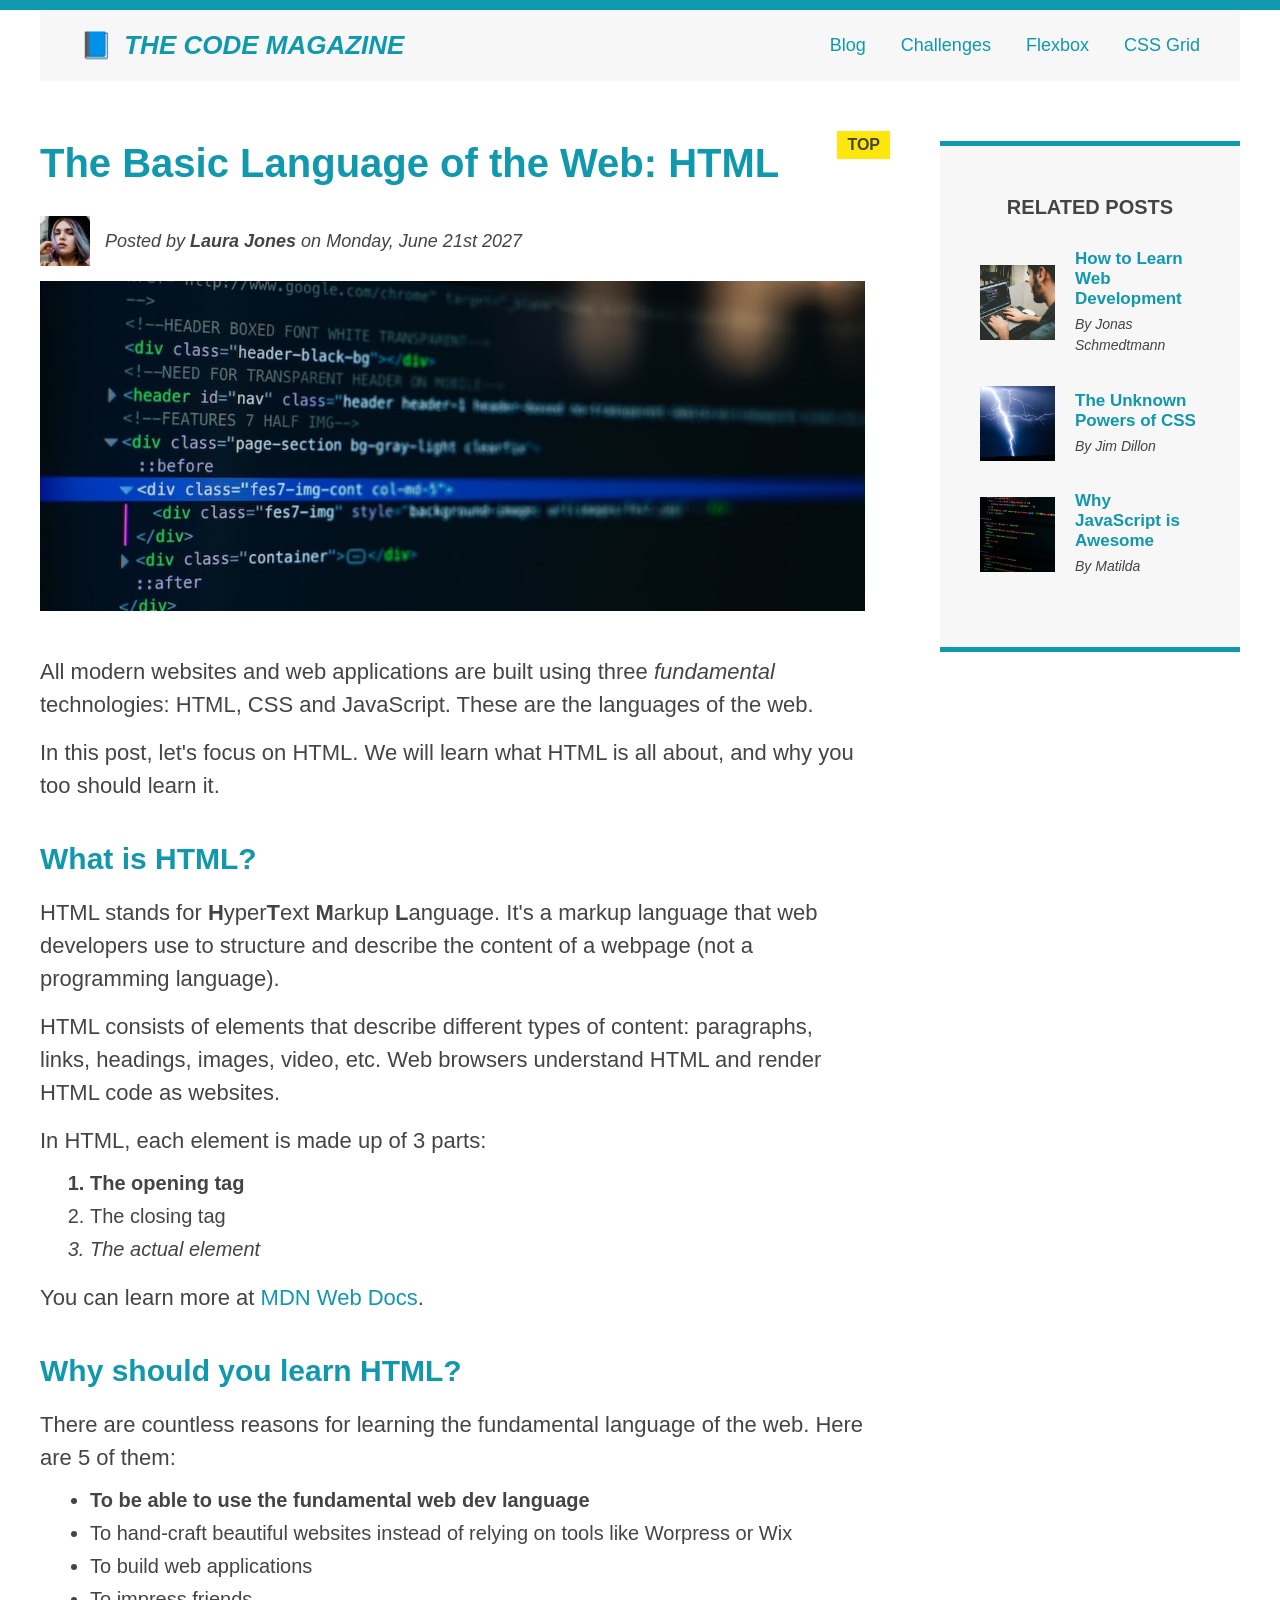
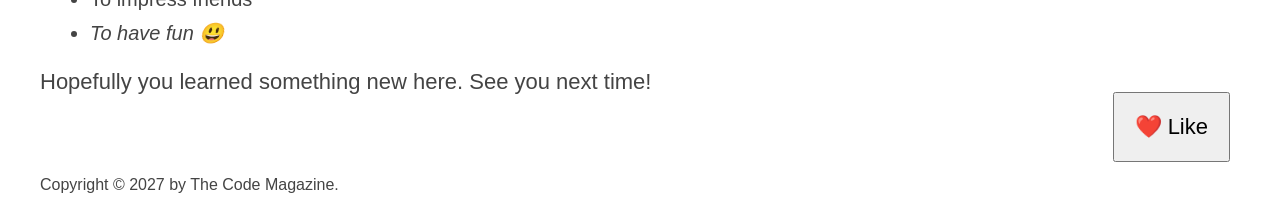
<file: final/04-CSS-Layouts/index.html>
<!DOCTYPE html>
<html lang="en">
  <head>
    <meta charset="UTF-8" />
    <link href="style.css" rel="stylesheet" />

    <title>The Basic Language of the Web: HTML</title>
  </head>

  <body>
    <!--
    <h1>The Basic Language of the Web: HTML</h1>
    <h2>The Basic Language of the Web: HTML</h2>
    <h3>The Basic Language of the Web: HTML</h3>
    <h4>The Basic Language of the Web: HTML</h4>
    <h5>The Basic Language of the Web: HTML</h5>
    <h6>The Basic Language of the Web: HTML</h6>
    -->

    <div class="container">
      <header class="main-header clearfix">
        <h1>📘 The Code Magazine</h1>

        <nav>
          <!-- <strong>This is the navigation</strong> -->
          <a href="blog.html">Blog</a>
          <a href="#">Challenges</a>
          <a href="flexbox.html">Flexbox</a>
          <a href="css-grid.html">CSS Grid</a>
        </nav>

        <!-- <div class="clear"></div> -->
      </header>

      <!-- ONLY NECESSARY FOR FLEXBOX -->
      <!-- <div class="row"> -->
      <article>
        <header class="post-header">
          <h2>The Basic Language of the Web: HTML</h2>

          <div class="author-box">
            <img
              src="img/laura-jones.jpg"
              alt="Headshot of Laura Jones"
              height="50"
              width="50"
              class="author-img"
            />

            <p id="author" class="author">
              Posted by <strong>Laura Jones</strong> on Monday, June 21st 2027
            </p>
          </div>

          <img
            src="img/post-img.jpg"
            alt="HTML code on a screen"
            width="500"
            height="200"
            class="post-img"
          />
          <button>❤️ Like</button>
        </header>

        <p>
          All modern websites and web applications are built using three
          <em>fundamental</em>
          technologies: HTML, CSS and JavaScript. These are the languages of the
          web.
        </p>

        <p>
          In this post, let's focus on HTML. We will learn what HTML is all
          about, and why you too should learn it.
        </p>

        <h3>What is HTML?</h3>
        <p>
          HTML stands for <strong>H</strong>yper<strong>T</strong>ext
          <strong>M</strong>arkup <strong>L</strong>anguage. It's a markup
          language that web developers use to structure and describe the content
          of a webpage (not a programming language).
        </p>
        <p>
          HTML consists of elements that describe different types of content:
          paragraphs, links, headings, images, video, etc. Web browsers
          understand HTML and render HTML code as websites.
        </p>
        <p>In HTML, each element is made up of 3 parts:</p>

        <ol>
          <li class="first-li">The opening tag</li>
          <li>The closing tag</li>
          <li>The actual element</li>
        </ol>

        <p>
          You can learn more at
          <a
            href="https://developer.mozilla.org/en-US/docs/Web/HTML"
            target="_blank"
            >MDN Web Docs</a
          >.
        </p>

        <h3>Why should you learn HTML?</h3>

        <p>
          There are countless reasons for learning the fundamental language of
          the web. Here are 5 of them:
        </p>

        <ul>
          <li class="first-li">
            To be able to use the fundamental web dev language
          </li>
          <li>
            To hand-craft beautiful websites instead of relying on tools like
            Worpress or Wix
          </li>
          <li>To build web applications</li>
          <li>To impress friends</li>
          <li>To have fun 😃</li>
        </ul>

        <p>Hopefully you learned something new here. See you next time!</p>
      </article>

      <aside>
        <h4>Related posts</h4>

        <ul class="related">
          <li class="related-post">
            <img
              src="img/related-1.jpg"
              alt="Person programming"
              width="75"
              height="75"
            />
            <div>
              <a href="#" class="related-link">How to Learn Web Development</a>
              <p class="related-author">By Jonas Schmedtmann</p>
            </div>
          </li>
          <li class="related-post">
            <img
              src="img/related-2.jpg"
              alt="Lightning"
              width="75"
              height="75"
            />
            <div>
              <a href="#" class="related-link">The Unknown Powers of CSS</a>
              <p class="related-author">By Jim Dillon</p>
            </div>
          </li>
          <li class="related-post">
            <img
              src="img/related-3.jpg"
              alt="JavaScript code on a screen"
              width="75"
              height="75"
            />
            <div>
              <a href="#" class="related-link">Why JavaScript is Awesome</a>
              <p class="related-author">By Matilda</p>
            </div>
          </li>
        </ul>
      </aside>
      <!-- </div> -->

      <footer>
        <p id="copyright" class="copyright text">
          Copyright &copy; 2027 by The Code Magazine.
        </p>
      </footer>
    </div>
  </body>
</html>
</file>
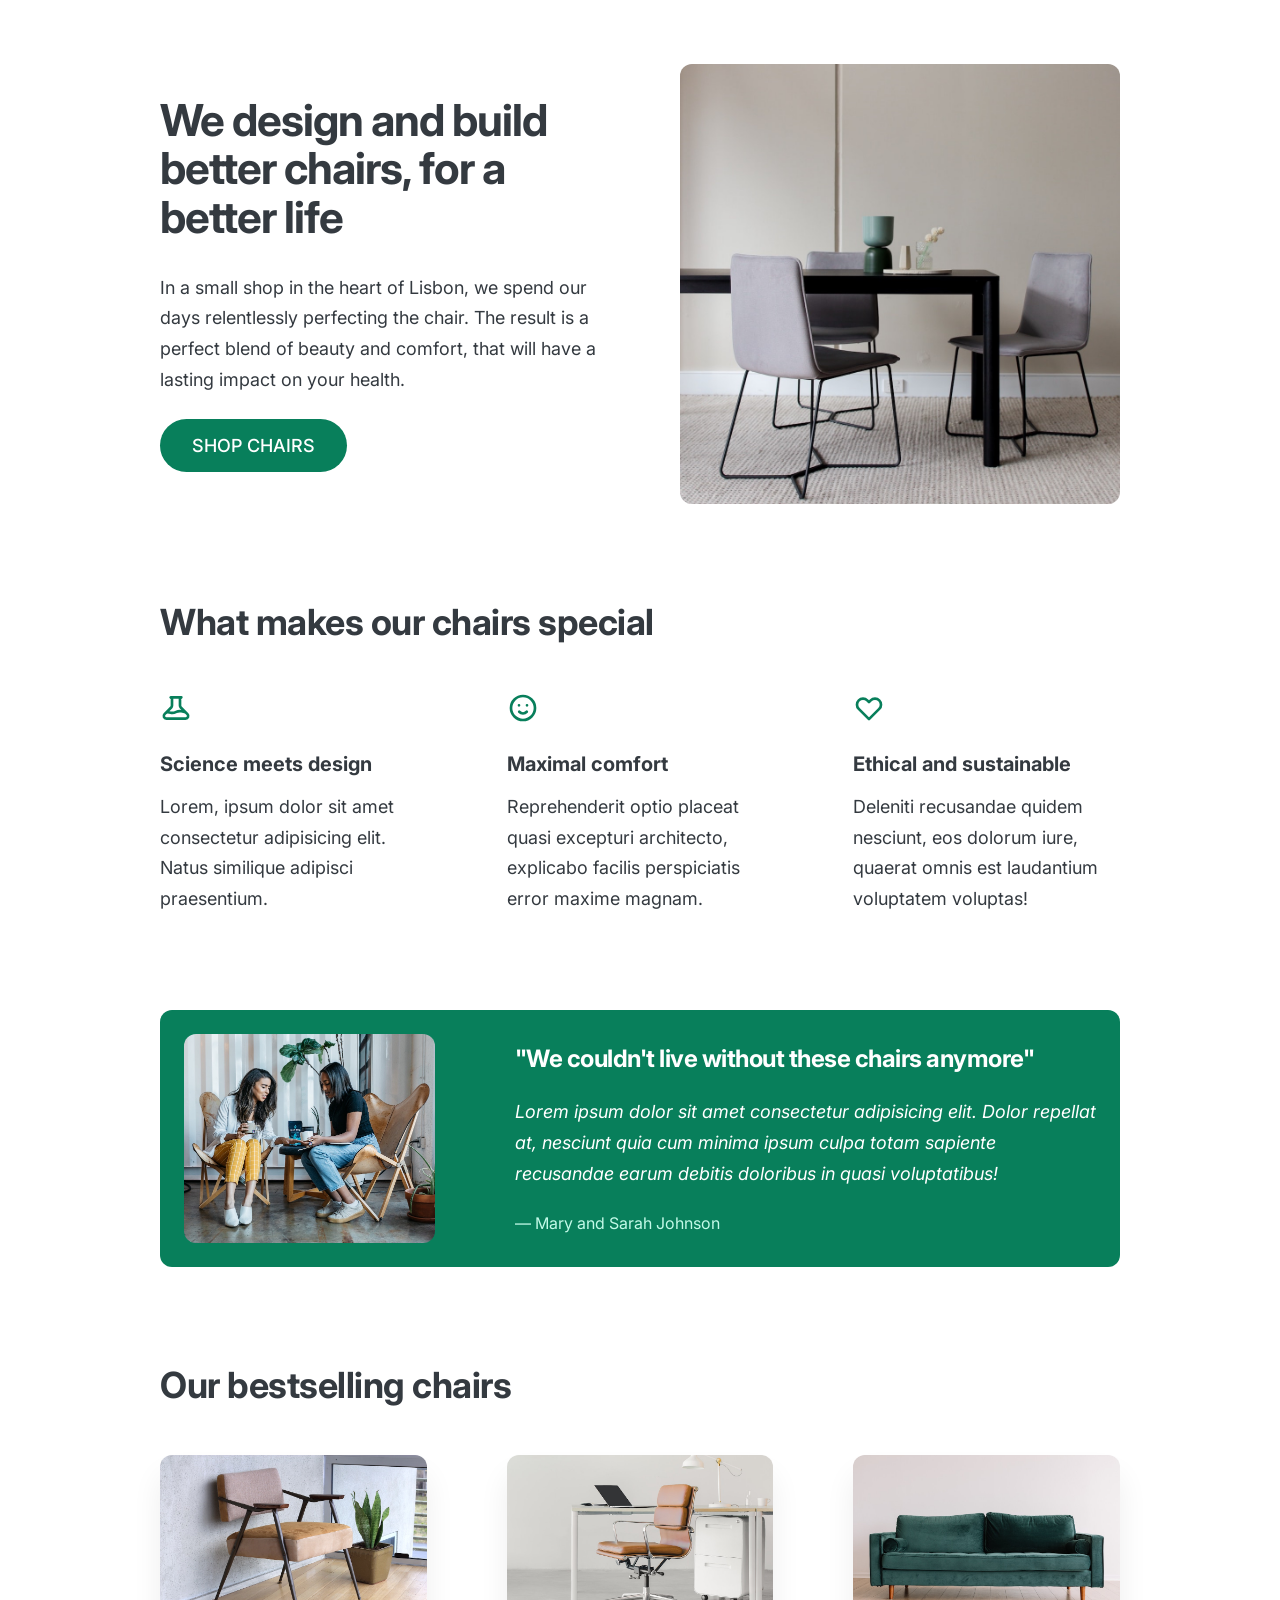
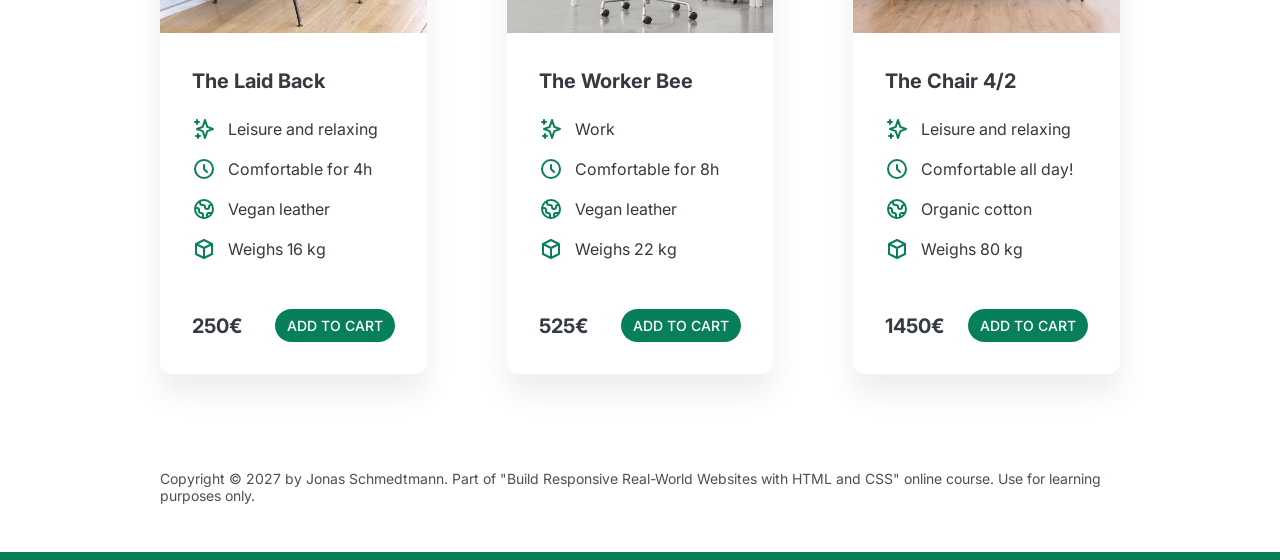
<file: final/05-Design/index.html>
<!DOCTYPE html>
<html lang="en">
  <head>
    <meta charset="UTF-8" />
    <meta http-equiv="X-UA-Compatible" content="IE=edge" />
    <meta name="viewport" content="width=device-width, initial-scale=1.0" />

    <link rel="preconnect" href="https://fonts.gstatic.com" />
    <link
      href="https://fonts.googleapis.com/css2?family=Inter:wght@400;500;700&display=swap"
      rel="stylesheet"
    />

    <link rel="stylesheet" href="style.css" />
    <title>Lisbon Chair Shop</title>
  </head>
  <body>
    <div class="container">
      <header>
        <div class="header-text-box">
          <h1>We design and build better chairs, for a better life</h1>
          <p class="header-text">
            In a small shop in the heart of Lisbon, we spend our days
            relentlessly perfecting the chair. The result is a perfect blend of
            beauty and comfort, that will have a lasting impact on your health.
          </p>
          <a class="btn btn--big" href="#">Shop chairs</a>
        </div>
        <img src="hero.jpg" alt="Photo" />
      </header>

      <section>
        <h2>What makes our chairs special</h2>
        <div class="grid-3-cols">
          <div>
            <svg
              xmlns="http://www.w3.org/2000/svg"
              class="features-icon"
              fill="none"
              viewBox="0 0 24 24"
              stroke="currentColor"
            >
              <path
                stroke-linecap="round"
                stroke-linejoin="round"
                stroke-width="2"
                d="M19.428 15.428a2 2 0 00-1.022-.547l-2.387-.477a6 6 0 00-3.86.517l-.318.158a6 6 0 01-3.86.517L6.05 15.21a2 2 0 00-1.806.547M8 4h8l-1 1v5.172a2 2 0 00.586 1.414l5 5c1.26 1.26.367 3.414-1.415 3.414H4.828c-1.782 0-2.674-2.154-1.414-3.414l5-5A2 2 0 009 10.172V5L8 4z"
              />
            </svg>
            <p class="features-title"><strong>Science meets design</strong></p>
            <p class="features-text">
              Lorem, ipsum dolor sit amet consectetur adipisicing elit. Natus
              similique adipisci praesentium.
            </p>
          </div>

          <div>
            <svg
              xmlns="http://www.w3.org/2000/svg"
              class="features-icon"
              fill="none"
              viewBox="0 0 24 24"
              stroke="currentColor"
            >
              <path
                stroke-linecap="round"
                stroke-linejoin="round"
                stroke-width="2"
                d="M14.828 14.828a4 4 0 01-5.656 0M9 10h.01M15 10h.01M21 12a9 9 0 11-18 0 9 9 0 0118 0z"
              />
            </svg>
            <p class="features-title">
              <strong>Maximal comfort</strong>
            </p>
            <p class="features-text">
              Reprehenderit optio placeat quasi excepturi architecto, explicabo
              facilis perspiciatis error maxime magnam.
            </p>
          </div>

          <div>
            <svg
              xmlns="http://www.w3.org/2000/svg"
              class="features-icon"
              fill="none"
              viewBox="0 0 24 24"
              stroke="currentColor"
            >
              <path
                stroke-linecap="round"
                stroke-linejoin="round"
                stroke-width="2"
                d="M4.318 6.318a4.5 4.5 0 000 6.364L12 20.364l7.682-7.682a4.5 4.5 0 00-6.364-6.364L12 7.636l-1.318-1.318a4.5 4.5 0 00-6.364 0z"
              />
            </svg>
            <p class="features-title">
              <strong>Ethical and sustainable</strong>
            </p>
            <p class="features-text">
              Deleniti recusandae quidem nesciunt, eos dolorum iure, quaerat
              omnis est laudantium voluptatem voluptas!
            </p>
          </div>
        </div>
      </section>

      <section class="testimonial-section">
        <div class="grid-3-cols">
          <img src="customers.jpg" alt="People sitting on chairs" />
          <div class="testimonial-box">
            <h2>"We couldn't live without these chairs anymore"</h2>
            <blockquote class="testimonial-text">
              Lorem ipsum dolor sit amet consectetur adipisicing elit. Dolor
              repellat at, nesciunt quia cum minima ipsum culpa totam sapiente
              recusandae earum debitis doloribus in quasi voluptatibus!
            </blockquote>
            <p class="testimonial-author">&mdash; Mary and Sarah Johnson</p>
          </div>
        </div>
      </section>

      <section>
        <h2>Our bestselling chairs</h2>
        <div class="grid-3-cols">
          <figure class="chair">
            <img src="chair-1.jpg" alt="Chair" />
            <div class="chair-box">
              <h3>The Laid Back</h3>
              <ul class="chair-details">
                <li>
                  <svg
                    xmlns="http://www.w3.org/2000/svg"
                    class="chair-icon"
                    fill="none"
                    viewBox="0 0 24 24"
                    stroke="currentColor"
                  >
                    <path
                      stroke-linecap="round"
                      stroke-linejoin="round"
                      stroke-width="2"
                      d="M5 3v4M3 5h4M6 17v4m-2-2h4m5-16l2.286 6.857L21 12l-5.714 2.143L13 21l-2.286-6.857L5 12l5.714-2.143L13 3z"
                    />
                  </svg>
                  <!-- Span is a generic INLINE text element, it doesn't have any meaning. It's like a div element, but inline -->
                  <span>Leisure and relaxing</span>
                </li>
                <li>
                  <svg
                    xmlns="http://www.w3.org/2000/svg"
                    class="chair-icon"
                    fill="none"
                    viewBox="0 0 24 24"
                    stroke="currentColor"
                  >
                    <path
                      stroke-linecap="round"
                      stroke-linejoin="round"
                      stroke-width="2"
                      d="M12 8v4l3 3m6-3a9 9 0 11-18 0 9 9 0 0118 0z"
                    />
                  </svg>
                  <span>Comfortable for 4h</span>
                </li>
                <li>
                  <svg
                    xmlns="http://www.w3.org/2000/svg"
                    class="chair-icon"
                    fill="none"
                    viewBox="0 0 24 24"
                    stroke="currentColor"
                  >
                    <path
                      stroke-linecap="round"
                      stroke-linejoin="round"
                      stroke-width="2"
                      d="M3.055 11H5a2 2 0 012 2v1a2 2 0 002 2 2 2 0 012 2v2.945M8 3.935V5.5A2.5 2.5 0 0010.5 8h.5a2 2 0 012 2 2 2 0 104 0 2 2 0 012-2h1.064M15 20.488V18a2 2 0 012-2h3.064M21 12a9 9 0 11-18 0 9 9 0 0118 0z"
                    />
                  </svg>
                  <span>Vegan leather</span>
                </li>
                <li>
                  <svg
                    xmlns="http://www.w3.org/2000/svg"
                    class="chair-icon"
                    fill="none"
                    viewBox="0 0 24 24"
                    stroke="currentColor"
                  >
                    <path
                      stroke-linecap="round"
                      stroke-linejoin="round"
                      stroke-width="2"
                      d="M20 7l-8-4-8 4m16 0l-8 4m8-4v10l-8 4m0-10L4 7m8 4v10M4 7v10l8 4"
                    />
                  </svg>
                  <span>Weighs 16 kg</span>
                </li>
              </ul>
              <div class="chair-price">
                <strong>250€</strong>
                <a href="#" class="btn btn--small">Add to cart</a>
              </div>
            </div>
          </figure>

          <figure class="chair">
            <img src="chair-2.jpg" alt="Chair" />
            <div class="chair-box">
              <h3>The Worker Bee</h3>
              <ul class="chair-details">
                <li>
                  <svg
                    xmlns="http://www.w3.org/2000/svg"
                    class="chair-icon"
                    fill="none"
                    viewBox="0 0 24 24"
                    stroke="currentColor"
                  >
                    <path
                      stroke-linecap="round"
                      stroke-linejoin="round"
                      stroke-width="2"
                      d="M5 3v4M3 5h4M6 17v4m-2-2h4m5-16l2.286 6.857L21 12l-5.714 2.143L13 21l-2.286-6.857L5 12l5.714-2.143L13 3z"
                    />
                  </svg>
                  <span>Work</span>
                </li>
                <li>
                  <svg
                    xmlns="http://www.w3.org/2000/svg"
                    class="chair-icon"
                    fill="none"
                    viewBox="0 0 24 24"
                    stroke="currentColor"
                  >
                    <path
                      stroke-linecap="round"
                      stroke-linejoin="round"
                      stroke-width="2"
                      d="M12 8v4l3 3m6-3a9 9 0 11-18 0 9 9 0 0118 0z"
                    />
                  </svg>
                  <span>Comfortable for 8h</span>
                </li>
                <li>
                  <svg
                    xmlns="http://www.w3.org/2000/svg"
                    class="chair-icon"
                    fill="none"
                    viewBox="0 0 24 24"
                    stroke="currentColor"
                  >
                    <path
                      stroke-linecap="round"
                      stroke-linejoin="round"
                      stroke-width="2"
                      d="M3.055 11H5a2 2 0 012 2v1a2 2 0 002 2 2 2 0 012 2v2.945M8 3.935V5.5A2.5 2.5 0 0010.5 8h.5a2 2 0 012 2 2 2 0 104 0 2 2 0 012-2h1.064M15 20.488V18a2 2 0 012-2h3.064M21 12a9 9 0 11-18 0 9 9 0 0118 0z"
                    />
                  </svg>
                  <span>Vegan leather</span>
                </li>
                <li>
                  <svg
                    xmlns="http://www.w3.org/2000/svg"
                    class="chair-icon"
                    fill="none"
                    viewBox="0 0 24 24"
                    stroke="currentColor"
                  >
                    <path
                      stroke-linecap="round"
                      stroke-linejoin="round"
                      stroke-width="2"
                      d="M20 7l-8-4-8 4m16 0l-8 4m8-4v10l-8 4m0-10L4 7m8 4v10M4 7v10l8 4"
                    />
                  </svg>
                  <span>Weighs 22 kg</span>
                </li>
              </ul>
              <div class="chair-price">
                <strong>525€</strong>
                <a href="#" class="btn btn--small">Add to cart</a>
              </div>
            </div>
          </figure>

          <figure class="chair">
            <img src="chair-3.jpg" alt="Chair" />
            <div class="chair-box">
              <h3>The Chair 4/2</h3>
              <ul class="chair-details">
                <li>
                  <svg
                    xmlns="http://www.w3.org/2000/svg"
                    class="chair-icon"
                    fill="none"
                    viewBox="0 0 24 24"
                    stroke="currentColor"
                  >
                    <path
                      stroke-linecap="round"
                      stroke-linejoin="round"
                      stroke-width="2"
                      d="M5 3v4M3 5h4M6 17v4m-2-2h4m5-16l2.286 6.857L21 12l-5.714 2.143L13 21l-2.286-6.857L5 12l5.714-2.143L13 3z"
                    />
                  </svg>
                  <span>Leisure and relaxing</span>
                </li>
                <li>
                  <svg
                    xmlns="http://www.w3.org/2000/svg"
                    class="chair-icon"
                    fill="none"
                    viewBox="0 0 24 24"
                    stroke="currentColor"
                  >
                    <path
                      stroke-linecap="round"
                      stroke-linejoin="round"
                      stroke-width="2"
                      d="M12 8v4l3 3m6-3a9 9 0 11-18 0 9 9 0 0118 0z"
                    />
                  </svg>
                  <span>Comfortable all day!</span>
                </li>
                <li>
                  <svg
                    xmlns="http://www.w3.org/2000/svg"
                    class="chair-icon"
                    fill="none"
                    viewBox="0 0 24 24"
                    stroke="currentColor"
                  >
                    <path
                      stroke-linecap="round"
                      stroke-linejoin="round"
                      stroke-width="2"
                      d="M3.055 11H5a2 2 0 012 2v1a2 2 0 002 2 2 2 0 012 2v2.945M8 3.935V5.5A2.5 2.5 0 0010.5 8h.5a2 2 0 012 2 2 2 0 104 0 2 2 0 012-2h1.064M15 20.488V18a2 2 0 012-2h3.064M21 12a9 9 0 11-18 0 9 9 0 0118 0z"
                    />
                  </svg>
                  <span>Organic cotton</span>
                </li>
                <li>
                  <svg
                    xmlns="http://www.w3.org/2000/svg"
                    class="chair-icon"
                    fill="none"
                    viewBox="0 0 24 24"
                    stroke="currentColor"
                  >
                    <path
                      stroke-linecap="round"
                      stroke-linejoin="round"
                      stroke-width="2"
                      d="M20 7l-8-4-8 4m16 0l-8 4m8-4v10l-8 4m0-10L4 7m8 4v10M4 7v10l8 4"
                    />
                  </svg>
                  <span>Weighs 80 kg</span>
                </li>
              </ul>
              <div class="chair-price">
                <strong>1450€</strong>
                <a href="#" class="btn btn--small">Add to cart</a>
              </div>
            </div>
          </figure>
        </div>
      </section>

      <footer>
        Copyright &copy; 2027 by Jonas Schmedtmann. Part of "Build Responsive
        Real-World Websites with HTML and CSS" online course. Use for learning
        purposes only.
      </footer>
    </div>
  </body>
</html>
</file>
<file: 03-css-fundamentals/styles.css>
* {
    margin: 0;
    padding: 0;
}

body {
    font-family: sans-serif;
    color: #444444;
    border-top: 10px solid #1098ad;
    position: relative;
}

.container {
    width: 800px;
    margin: 0 auto;
}

.main-header {
    background-color: #f7f7f7;
    padding: 20px 40px;
    margin-bottom: 60px;
    height: 80px;
}

nav {
    font-size: 18px;
    text-align: center;
}

nav a:link {
    display: inline-block;
    margin-top: 10px;
    margin-right: 30px;
}

nav a:link:last-child {
    margin-right: 0;
}

article {
    margin-bottom: 60px;
}

.post-header {
    margin-bottom: 40px;
}

aside {
    background-color: #f7f7f7;
    border-top: 5px solid #1098ad;
    border-bottom: 5px solid #1098ad;
    padding: 50px 0;
    width: 500px;
}

h1,
h2,
h3 {
    color: #1098ad;
}

h1 {
    font-size: 26px;
    font-style: italic;
    text-transform: uppercase;
}

h2 {
    font-size: 40px;
    margin-bottom: 30px;
    position: relative;
}

h3 {
    font-size: 30px;
    margin-bottom: 20px;
    margin-top: 40px;
}

h4 {
    font-size: 20px;
    text-transform: uppercase;
    text-align: center;
}

p {
    font-size: 22px;
    line-height: 1.5;
    margin-bottom: 15px;
}

ul,
ol {
    margin-left: 50px;
    margin-bottom: 20px;
}

li {
    font-size: 20px;
    margin-bottom: 10px;
}

li:last-child {
    margin-bottom: 0;
}

/* footer p {
    font-size: 16px;
} */

/* article header p {
    font-style: italic;
} */

#author {
    font-style: italic;
    font-size: 18px;
}

#copyright {
    font-size: 16px;
}

.related-author {
    font-size: 18px;
    font-weight: bold;
}

.related {
    list-style: none;
}

li:first-child {
    font-weight: bold;
}

li:last-child {
    font-style: italic;
}

/* li:nth-child(2) {
    color: orangered;
} */

/* Styling links LVHA*/
a:link {
    color: #1098ad;
    text-decoration: none;
}

a:visited {
    color: #1098ad;
}

a:hover {
    color: orangered;
    font-weight: bold;
    text-decoration: underline orangered;
}

a:active {
    background-color: black;
    font-style: italic;
}

.post-img {
    width: 100%;
    height: auto;
}

button {
    font-size: 22px;
    padding: 20px;
    cursor: pointer;
    position: absolute;
    bottom: 50px;
    right: 50px;
}

h1::first-letter {
    font-style: normal;
    margin-right: 5px;
}

h2::after {
    content: "TOP";
    background-color: #ffe70e;
    color: #444;
    font-size: 16px;
    font-weight: bold;
    display: inline-block;
    padding: 5px 10px;
    position: absolute;
    top: -10px;
    right: -25px;
}
</file>
<file: 04-css-layouts/styles.css>
* {
    margin: 0;
    padding: 0;
    box-sizing: border-box;
}

body {
    font-family: sans-serif;
    color: #444444;
    border-top: 10px solid #1098ad;
    position: relative;
}

.container {
    width: 1200px;
    margin: 0 auto;
}

.main-header {
    background-color: #f7f7f7;
    padding: 0 40px;
    /* margin-bottom: 60px; */
    height: 80px;
}

nav {
    font-size: 18px;
    text-align: center;
    line-height: 60px;
}

nav a:link {
    display: inline-block;
    margin-right: 30px;
}

nav a:link:last-child {
    margin-right: 0;
}

/* article {
    margin-bottom: 60px;
} */

.post-header {
    margin-bottom: 40px;
}

aside {
    background-color: #f7f7f7;
    border-top: 5px solid #1098ad;
    border-bottom: 5px solid #1098ad;
    padding: 50px 0;
}

h1,
h2,
h3 {
    color: #1098ad;
}

h1 {
    font-size: 26px;
    font-style: italic;
    text-transform: uppercase;
    line-height: 80px;
}

h2 {
    font-size: 40px;
    margin-bottom: 30px;
    position: relative;
}

h3 {
    font-size: 30px;
    margin-bottom: 20px;
    margin-top: 40px;
}

h4 {
    font-size: 20px;
    text-transform: uppercase;
    text-align: center;
    margin-bottom: 30px;
}

p {
    font-size: 22px;
    line-height: 1.5;
    margin-bottom: 15px;
}

ul,
ol {
    margin-left: 50px;
    margin-bottom: 20px;
}

li {
    font-size: 20px;
    margin-bottom: 10px;
}

li:last-child {
    margin-bottom: 0;
}

/* footer p {
    font-size: 16px;
} */

/* article header p {
    font-style: italic;
} */

#author {
    font-style: italic;
    font-size: 18px;
}

#copyright {
    font-size: 16px;
}

.related-author {
    font-size: 18px;
    font-weight: bold;
}

.related {
    list-style: none;
    margin-left: 0;
}

li:first-child {
    font-weight: bold;
}

li:last-child {
    font-style: italic;
}

/* li:nth-child(2) {
    color: orangered;
} */

/* Styling links LVHA*/
a:link {
    color: #1098ad;
    text-decoration: none;
}

a:visited {
    color: #1098ad;
}

a:hover {
    color: orangered;
    font-weight: bold;
    text-decoration: underline orangered;
}

a:active {
    background-color: black;
    font-style: italic;
}

.post-img {
    width: 100%;
    height: auto;
}

button {
    font-size: 22px;
    padding: 20px;
    cursor: pointer;
    position: absolute;
    bottom: 50px;
    right: 50px;
}

h1::first-letter {
    font-style: normal;
    margin-right: 5px;
}

h2::after {
    content: "TOP";
    background-color: #ffe70e;
    color: #444;
    font-size: 16px;
    font-weight: bold;
    display: inline-block;
    padding: 5px 10px;
    position: absolute;
    top: -10px;
    right: -25px;
}

/* Floats */
/*.author-img {
    float: left;
    margin-bottom: 20px;
}

.author {
    float: left;
    margin-top: 10px;
    margin-left: 20px;
}

h1 {
    float: left;
}

nav {
    float: right;
}

.clearfix::after {
    clear: both;
    display: block;
    content: "";
}

article {
    width: 825px;
    float: left;
}

aside {
    width: 300px;
    float: right;
    padding: 50px 40px;
}

footer {
    clear: both;
}*/

/* FLEXBOX */
.main-header {
    display: flex;
    align-items: center;
    justify-content: space-between;
}

.author-box {
    display: flex;
    align-items: center;
    margin-bottom: 15px;
}

.author {
    margin-bottom: 0;
    margin-left: 15px;
}

.related-post {
    display: flex;
    align-items: center;
    gap: 20px;
    margin-bottom: 30px;
}

.related-link:link {
    font-size: 17px;
    font-weight: bold;
    font-style: normal;
    display: block;
    margin-bottom: 5px;
}

.related-author {
    margin-bottom: 0;
    font-size: 14px;
    font-weight: normal;
    font-style: italic;
}

/* FLEXBOX LAYOUT */
/* .row {
    display: flex;
    gap: 75px;
    margin-bottom: 60px;
    align-items: flex-start;
}

article {
    flex: 1;
    margin-bottom: 0;
}

aside {
    flex: 0 0 300px
} */

/* CSS GRID LAYOUT */
.container {
    display: grid;
    grid-template-columns: 1fr 300px;
    column-gap: 75px;
    row-gap: 60px;
    align-items: start;
}

.main-header {
    /* grid-column: 1 / span 2; */
    grid-column: 1 / -1;
}

article {}

aside {}

footer {
    grid-column: 1 / -1;
}
</file>
<file: 05-Design/style.css>
/*
SPACING SYSTEM (px)
2 / 4 / 8 / 12 / 16 / 24 / 32 / 48 / 64 / 80 / 96 / 128

FONT SIZE SYSTEM (px)
10 / 12 / 14 / 16 / 18 / 20 / 24 / 30 / 36 / 44 / 52 / 62 / 74 / 86 / 98
*/

/* 
MAIN COLOR: #087f5b
GREY COLOR: #343a40
*/

* {
  margin: 0;
  padding: 0;
  box-sizing: border-box;
}

/* ------------------------ */
/* GENERAL STYLES */
/* ------------------------ */
body {
  font-family: "Inter", sans-serif;
  color: #343a40;
  border-bottom: 8px solid #087f5b;
}

.container {
  width: 960px;
  margin: 0 auto;
}

header,
section {
  margin-bottom: 96px;
}

h2 {
  margin-bottom: 48px;
  font-size: 36px;
  letter-spacing: -0.5px;
}

.grid-3-cols {
  display: grid;
  grid-template-columns: repeat(3, 1fr);
  column-gap: 80px;
}

.btn:link,
.btn:visited {
  background-color: #087f5b;
  color: #fff;
  text-decoration: none;
  text-transform: uppercase;
  display: inline-block;
  font-weight: 500;
  border-radius: 50px;
}

.btn:hover,
.btn:active {
  background-color: #099268;
}

.btn.btn--big {
  font-size: 18px;
  padding: 16px 32px;
}

.btn--small {
  font-size: 14px;
  padding: 8px 12px;
}

/* ------------------------ */
/* COMPONENT STYLES */
/* ------------------------ */

/* HEADER */
header {
  display: grid;
  grid-template-columns: repeat(2, 1fr);
  column-gap: 80px;
  margin-top: 64px;
}

.header-text-box {
  align-self: center;
}

h1 {
  margin-bottom: 32px;
  font-size: 44px;
  line-height: 1.1;
  letter-spacing: -1px;
}

.header-text {
  margin-bottom: 24px;
  font-size: 18px;
  line-height: 1.7;
}

img {
  width: 100%;
  border-radius: 12px;
}

/* FEATURES */
.features-icon {
  stroke: #087f5b;
  width: 32px;
  height: 32px;
  margin-bottom: 24px;
}

.features-title {
  margin-bottom: 16px;
  font-size: 20px;
}

.features-text {
  font-size: 18px;
  line-height: 1.7;
}

/* TESTIMONIAL */
.testimonial-section {
  background-color: #087f5b;
  color: #fff;
  padding: 24px;
  border-radius: 12px;
}

.testimonial-box {
  grid-column: 2 / -1;
  align-self: center;
}

.testimonial-box h2 {
  margin-bottom: 24px;
  font-size: 24px;
}

.testimonial-text {
  font-style: italic;
  margin-bottom: 24px;
  font-size: 18px;
  line-height: 1.7;
  color: #e6fcf5;
}

.testimonial-author {
  color: #c3fae8;
}

/* CHAIRS */
.chair {
  box-shadow: 0 20px 30px 0 rgba(0, 0, 0, 0.1);
  border-radius: 12px;
}

.chair img {
  border-bottom-left-radius: 0;
  border-bottom-right-radius: 0;
}

.chair-box {
  padding: 32px;
}

h3 {
  margin-bottom: 24px;
  font-size: 20px;
}

.chair-details {
  list-style: none;
  margin-bottom: 48px;
}

.chair-details li {
  display: flex;
  align-items: center;
  gap: 12px;
  margin-bottom: 16px;
}

.chair-details li:last-child {
  margin-bottom: 0;
}

.chair-icon {
  stroke: #087f5b;
  height: 24px;
  width: 24px;
}

.chair-price {
  display: flex;
  justify-content: space-between;
  align-items: center;
  font-size: 20px;
}

footer {
  margin-bottom: 48px;
  font-size: 14px;
  color: #495057;
}
</file>
<file: final/03-CSS-Fundamentals/style.css>
* {
  /* border-top: 10px solid #1098ad; */
  margin: 0;
  padding: 0;
}

/* PAGE SECTIONS */
body {
  color: #444;
  font-family: sans-serif;

  border-top: 10px solid #1098ad;
  position: relative;
}

.container {
  width: 800px;
  /* margin-left: auto;
  margin-right: auto; */
  margin: 0 auto;
}

.main-header {
  background-color: #f7f7f7;
  /* padding: 20px;
  padding-left: 40px;
  padding-right: 40px; */
  padding: 20px 40px;
  margin-bottom: 60px;
  /* height: 80px; */
}

nav {
  font-size: 18px;
  /* text-align: center; */
}

article {
  margin-bottom: 60px;
}

.post-header {
  margin-bottom: 40px;
  /* position: relative; */
}

aside {
  background-color: #f7f7f7;
  border-top: 5px solid #1098ad;
  border-bottom: 5px solid #1098ad;
  /* padding-top: 50px;
  padding-bottom: 50px; */
  padding: 50px 0;
  width: 500px;
}

/* SMALLER ELEMENTS */
h1,
h2,
h3 {
  color: #1098ad;
}

h1 {
  font-size: 26px;
  text-transform: uppercase;
  font-style: italic;
}

h2 {
  font-size: 40px;
  margin-bottom: 30px;
}

h3 {
  font-size: 30px;
  margin-bottom: 20px;
  margin-top: 40px;
}

h4 {
  font-size: 20px;
  text-transform: uppercase;
  text-align: center;
}

p {
  font-size: 22px;
  line-height: 1.5;
  margin-bottom: 15px;
}

ul,
ol {
  margin-left: 50px;
  margin-bottom: 20px;
}

li {
  font-size: 20px;
  margin-bottom: 10px;
  /* display: inline; */
}

li:last-child {
  margin-bottom: 0;
}

/* footer p {
  font-size: 16px;
} */

/* article header p {
  font-style: italic;
} */

#author {
  font-style: italic;
  font-size: 18px;
}

#copyright {
  font-size: 16px;
}

.related-author {
  font-size: 18px;
  font-weight: bold;
}

/* ul {
  list-style: none;
} */

.related {
  list-style: none;
}

body {
  /* background-color: orangered; */
}

/* .first-li {
  font-weight: bold;
} */

li:first-child {
  font-weight: bold;
}

li:last-child {
  font-style: italic;
}

li:nth-child(even) {
  /* color: red; */
}

/* Misconception: this won't work! */
article p:first-child {
  color: red;
}

/* Styling links */
a:link {
  color: #1098ad;
  text-decoration: none;
}

a:visited {
  /* color: #777; */
  color: #1098ad;
}

a:hover {
  color: orangered;
  font-weight: bold;
  text-decoration: underline orangered;
}

a:active {
  background-color: black;
  font-style: italic;
}
/* LVHA */

.post-img {
  width: 100%;
  height: auto;
}

nav a:link {
  /* background-color: orangered;
  margin: 20px;
  padding: 20px;

  display: block; */

  margin-right: 30px;
  margin-top: 10px;
  display: inline-block;
}

nav a:link:last-child {
  margin-right: 0;
}

button {
  font-size: 22px;
  padding: 20px;
  cursor: pointer;

  position: absolute;
  /* top: 50px;
  left: 50px; */
  bottom: 50px;
  right: 50px;
}

h1::first-letter {
  font-style: normal;
  margin-right: 5px;
}

h3 + p::first-line {
  /* color: red; */
}

h2 {
  /* background-color: orange; */
  position: relative;
}

h2::before {
  content: "TOP";
  background-color: #ffe70e;
  color: #444;
  font-size: 16px;
  font-weight: bold;
  display: inline-block;
  padding: 5px 10px;
  position: absolute;
  top: -10px;
  right: -25px;
}

/* Resolving conflicts */
/* #copyright {
  color: red;
}

.copyright {
  color: blue;
}

.text {
  color: yellow;
}

footer p {
  color: green !important;
} */

/* nav a:link,
nav p {
  font-size: 18px;
} */
</file>
<file: final/04-CSS-Layouts/style.css>
* {
  /* border-top: 10px solid #1098ad; */
  margin: 0;
  padding: 0;
  box-sizing: border-box;
}

/* PAGE SECTIONS */
body {
  color: #444;
  font-family: sans-serif;

  border-top: 10px solid #1098ad;
  position: relative;
}

.container {
  width: 1200px;
  /* margin-left: auto;
  margin-right: auto; */
  margin: 0 auto;
}

.main-header {
  background-color: #f7f7f7;
  /* padding: 20px;
  padding-left: 40px;
  padding-right: 40px; */
  padding: 20px 40px;
  /* margin-bottom: 60px; */
  /* height: 80px; */
}

nav {
  font-size: 18px;
  /* text-align: center; */
}

article {
  /* margin-bottom: 60px; */
}

.post-header {
  margin-bottom: 40px;
  /* position: relative; */
}

aside {
  background-color: #f7f7f7;
  border-top: 5px solid #1098ad;
  border-bottom: 5px solid #1098ad;
  padding: 50px 40px;
}

/* SMALLER ELEMENTS */
h1,
h2,
h3 {
  color: #1098ad;
}

h1 {
  font-size: 26px;
  text-transform: uppercase;
  font-style: italic;
}

h2 {
  font-size: 40px;
  margin-bottom: 30px;
}

h3 {
  font-size: 30px;
  margin-bottom: 20px;
  margin-top: 40px;
}

h4 {
  font-size: 20px;
  text-transform: uppercase;
  text-align: center;
  margin-bottom: 30px;
}

p {
  font-size: 22px;
  line-height: 1.5;
  margin-bottom: 15px;
}

ul,
ol {
  margin-left: 50px;
  margin-bottom: 20px;
}

li {
  font-size: 20px;
  margin-bottom: 10px;
  /* display: inline; */
}

li:last-child {
  margin-bottom: 0;
}

/* footer p {
  font-size: 16px;
} */

/* article header p {
  font-style: italic;
} */

#author {
  font-style: italic;
  font-size: 18px;
}

#copyright {
  font-size: 16px;
}

.related-author {
  font-size: 18px;
  font-weight: bold;
}

/* ul {
  list-style: none;
} */

.related {
  list-style: none;
  margin-left: 0;
}

body {
  /* background-color: orangered; */
}

/* .first-li {
  font-weight: bold;
} */

li:first-child {
  font-weight: bold;
}

li:last-child {
  font-style: italic;
}

li:nth-child(even) {
  /* color: red; */
}

/* Misconception: this won't work! */
article p:first-child {
  color: red;
}

/* Styling links */
a:link {
  color: #1098ad;
  text-decoration: none;
}

a:visited {
  /* color: #777; */
  color: #1098ad;
}

a:hover {
  color: orangered;
  font-weight: bold;
  text-decoration: underline orangered;
}

a:active {
  background-color: black;
  font-style: italic;
}
/* LVHA */

.post-img {
  width: 100%;
  height: auto;
}

nav a:link {
  /* background-color: orangered;
  margin: 20px;
  padding: 20px;

  display: block; */

  margin-right: 30px;
  display: inline-block;
}

nav a:link:last-child {
  margin-right: 0;
}

button {
  font-size: 22px;
  padding: 20px;
  cursor: pointer;

  position: absolute;
  /* top: 50px;
  left: 50px; */
  bottom: 50px;
  right: 50px;
}

h1::first-letter {
  font-style: normal;
  margin-right: 5px;
}

h3 + p::first-line {
  /* color: red; */
}

h2 {
  /* background-color: orange; */
  position: relative;
}

h2::before {
  content: "TOP";
  background-color: #ffe70e;
  color: #444;
  font-size: 16px;
  font-weight: bold;
  display: inline-block;
  padding: 5px 10px;
  position: absolute;
  top: -10px;
  right: -25px;
}

/* Resolving conflicts */
/* #copyright {
  color: red;
}

.copyright {
  color: blue;
}

.text {
  color: yellow;
}

footer p {
  color: green !important;
} */

/* nav a:link,
nav p {
  font-size: 18px;
} */

/* FLOATS */
/*
.author-img {
  float: left;
  margin-bottom: 20px;
}

.author {
  float: left;
  margin-top: 10px;
  margin-left: 20px;
}

h1 {
  float: left;
}

nav {
  float: right;
}

.clear {
  clear: both;
}

.clearfix::after {
  clear: both;
  content: "";
  display: block;
}

article {
  width: 825px;
  float: left;
}

aside {
  width: 300px;
  float: right;
}

footer {
  clear: both;
}
*/

/* FLEXBOX */
.main-header {
  display: flex;
  align-items: center;
  justify-content: space-between;
}

.author-box {
  display: flex;
  align-items: center;
  margin-bottom: 15px;
}

.author {
  margin-bottom: 0;
  margin-left: 15px;
}

.related-post {
  display: flex;
  align-items: center;
  gap: 20px;
  margin-bottom: 30px;
}

.related-link:link {
  font-size: 17px;
  font-weight: bold;
  font-style: normal;
  margin-bottom: 5px;
  display: block;
}

.related-author {
  margin-bottom: 0;
  font-size: 14px;
  font-weight: normal;
  font-style: italic;
}

/* FLEXBOX LAYOUT */
/* .row {
  display: flex;
  align-items: flex-start;
  gap: 75px;
  margin-bottom: 60px;
}

article {
  flex: 1;
  margin-bottom: 0;
}

aside {
  
  DEFAULTS:
  flex-grow: 0;
  flex-shrink: 1;
  flex-basis: auto;

  flex: 0 0 300px;
} */

/* CSS GRID LAYOUT */
.container {
  display: grid;
  grid-template-columns: 1fr 300px;
  column-gap: 75px;
  row-gap: 60px;
  align-items: start;
}

.main-header {
  /* grid-column: 1 / span 2; */
  grid-column: 1 / -1;
}

article {
}

aside {
}

footer {
  grid-column: 1 / -1;
}
</file>
<file: final/05-Design/style.css>
/*
SPACING SYSTEM (px)
2 / 4 / 8 / 12 / 16 / 24 / 32 / 48 / 64 / 80 / 96 / 128

FONT SIZE SYSTEM (px)
10 / 12 / 14 / 16 / 18 / 20 / 24 / 30 / 36 / 44 / 52 / 62 / 74 / 86 / 98
*/

/* 
MAIN COLOR: #087f5b
GREY COLOR: #343a40
*/

* {
  margin: 0;
  padding: 0;
  box-sizing: border-box;
}

/* ------------------------ */
/* GENERAL STYLES */
/* ------------------------ */
body {
  font-family: "Inter", sans-serif;
  color: #343a40;
  border-bottom: 8px solid #087f5b;
}

.container {
  width: 960px;
  margin: 0 auto;
}

header,
section {
  margin-bottom: 96px;
}

h2 {
  margin-bottom: 48px;
  font-size: 36px;
  letter-spacing: -0.5px;
  /* 24 / 30 / 36 */
}

.grid-3-cols {
  display: grid;
  grid-template-columns: repeat(3, 1fr);
  column-gap: 80px;
}

.btn:link,
.btn:visited {
  background-color: #087f5b;
  color: #fff;
  text-decoration: none;
  text-transform: uppercase;
  font-weight: 500;

  display: inline-block;
  border-radius: 100px;
}

.btn:hover,
.btn:active {
  background-color: #099268;
}

.btn--big {
  font-size: 18px;
  padding: 16px 32px;
}

.btn--small {
  font-size: 14px;
  padding: 8px 12px;
}

img {
  border-radius: 12px;
}

/* ------------------------ */
/* COMPONENT STYLES */
/* ------------------------ */

/* HEADER */
header {
  display: grid;
  grid-template-columns: repeat(2, 1fr);
  column-gap: 80px;
  margin-top: 64px;
}

.header-text-box {
  align-self: center;
}

h1 {
  margin-bottom: 32px;
  font-size: 44px;
  line-height: 1.1;
  letter-spacing: -1px;
  /* 44 / 52 / 62 */

  /* text-shadow: 0 5px 5px rgba(0, 0, 0, 0.2); */
}

.header-text {
  margin-bottom: 24px;
  font-size: 18px;
  line-height: 1.7;
}

img {
  width: 100%;
}

/* FEATURES */
.features-icon {
  stroke: #087f5b;
  width: 32px;
  heigh: 32px;
  margin-bottom: 24px;
}

.features-title {
  margin-bottom: 16px;
  font-size: 20px;
}

.features-text {
  font-size: 18px;
  line-height: 1.7;
}

/* TESTIMONIAL */
.testimonial-section {
  background-color: #087f5b;
  color: #fff;
  padding: 24px;
  border-radius: 12px;
}

.testimonial-box {
  grid-column: 2 / -1;
  align-self: center;
}

.testimonial-box h2 {
  margin-bottom: 24px;
  /* 20 / 24 / 30 */
  font-size: 24px;
}

.testimonial-text {
  font-style: italic;
  margin-bottom: 24px;
  font-size: 18px;
  line-height: 1.7;
  color: ##e6fcf5;
}

.testimonial-author {
  color: #c3fae8;
}

/* CHAIRS */
.chair {
  box-shadow: 0 20px 30px 0 rgba(0, 0, 0, 0.07);
  border-radius: 12px;
}

.chair img {
  border-bottom-left-radius: 0;
  border-bottom-right-radius: 0;
}

.chair-box {
  padding: 32px;
}

h3 {
  margin-bottom: 24px;
  font-size: 20px;
}

.chair-details {
  list-style: none;
  margin-bottom: 48px;
}

.chair-details li {
  display: flex;
  align-items: center;
  gap: 12px;
  margin-bottom: 16px;
}

.chair-details li:last-child {
  margin-bottom: 0;
}

.chair-icon {
  stroke: #087f5b;
  width: 24px;
  height: 24px;
}

.chair-price {
  display: flex;
  justify-content: space-between;
  align-items: center;
  font-size: 20px;
}

footer {
  margin-bottom: 48px;
  font-size: 14px;
  color: #495057;
}
</file>
